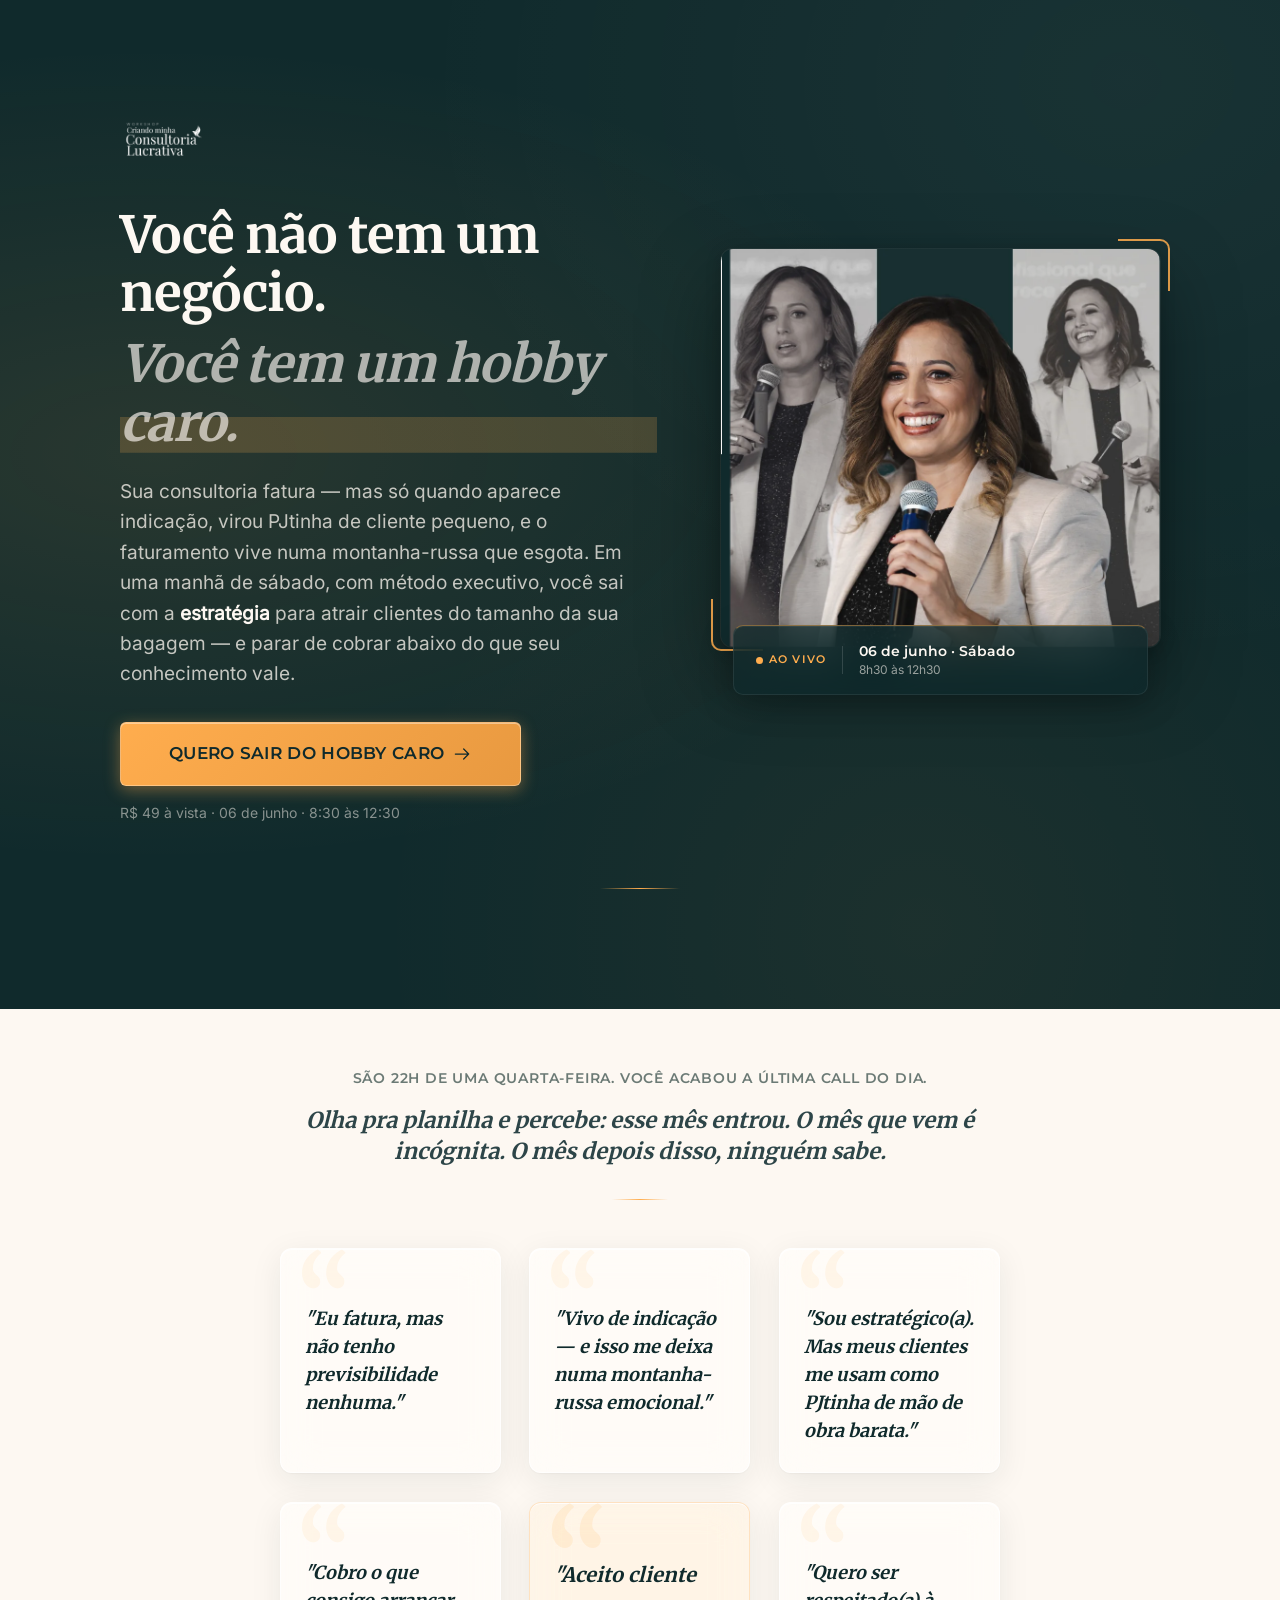
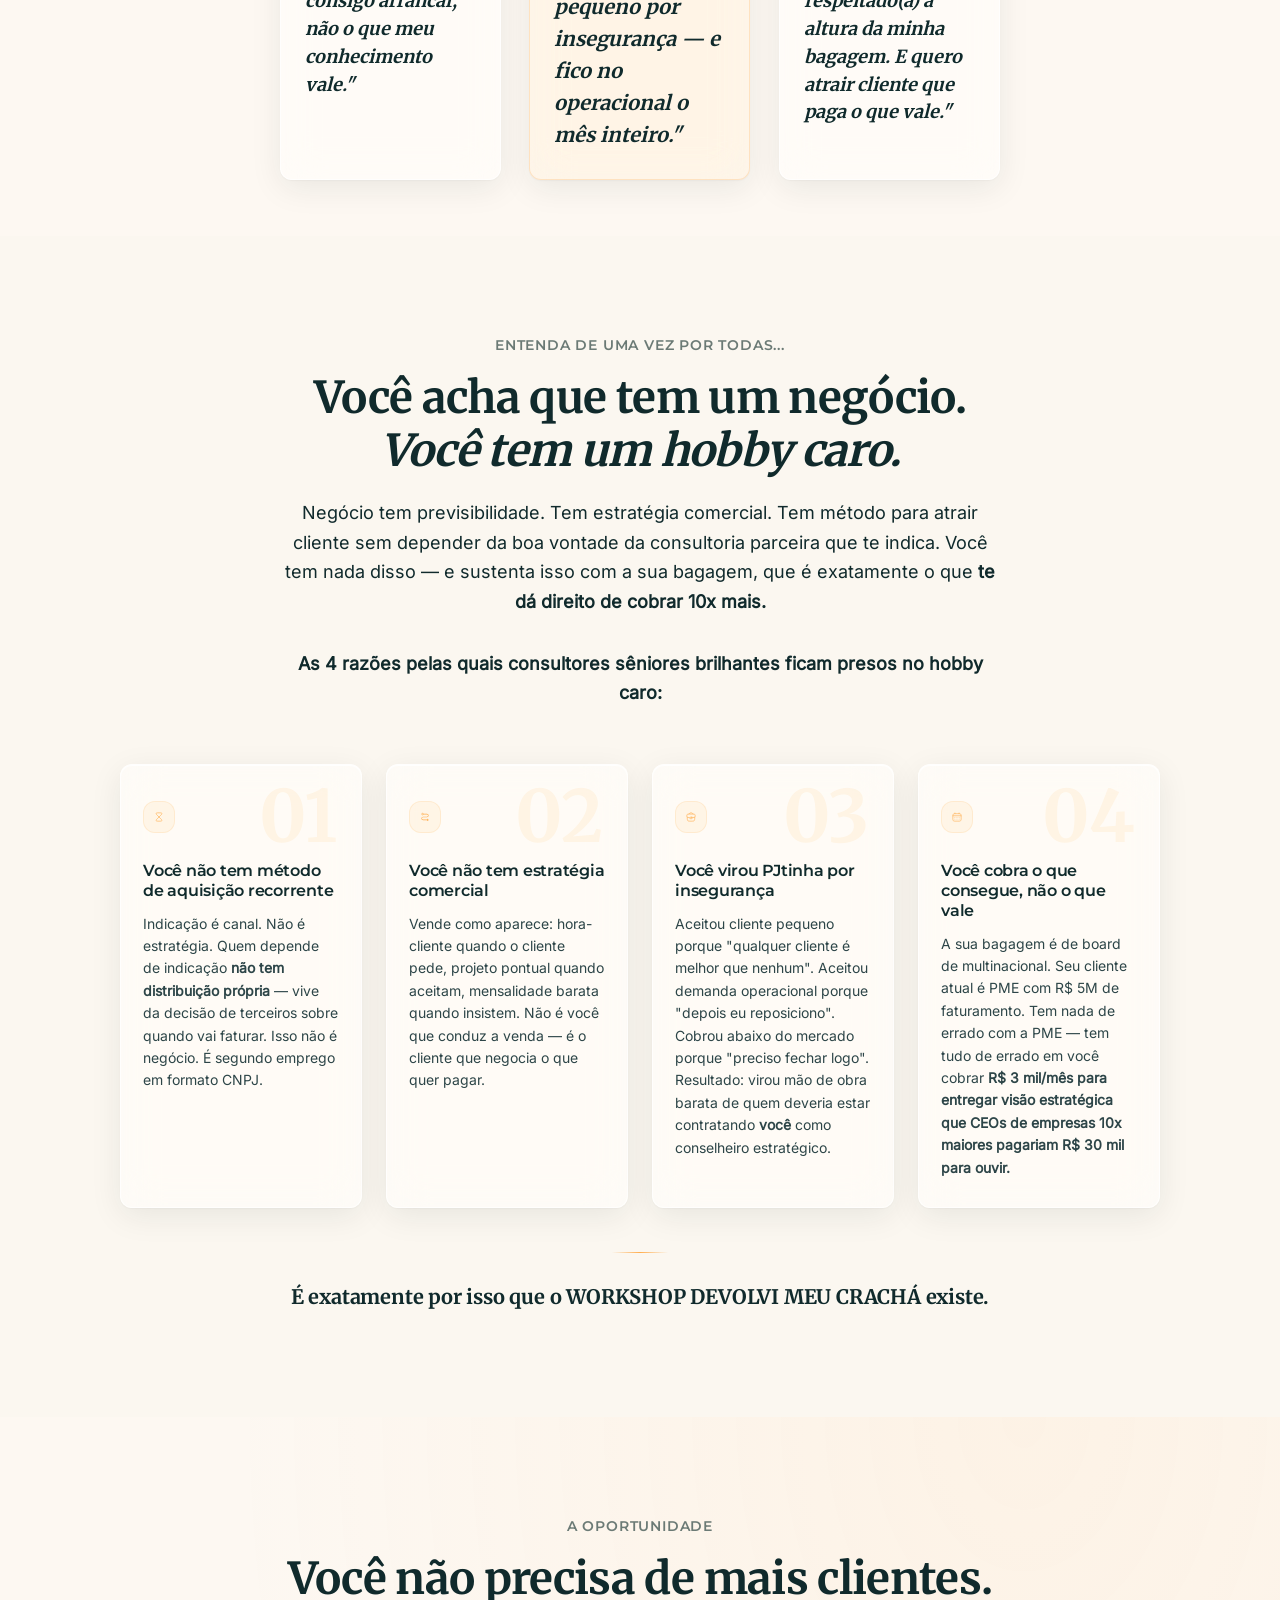
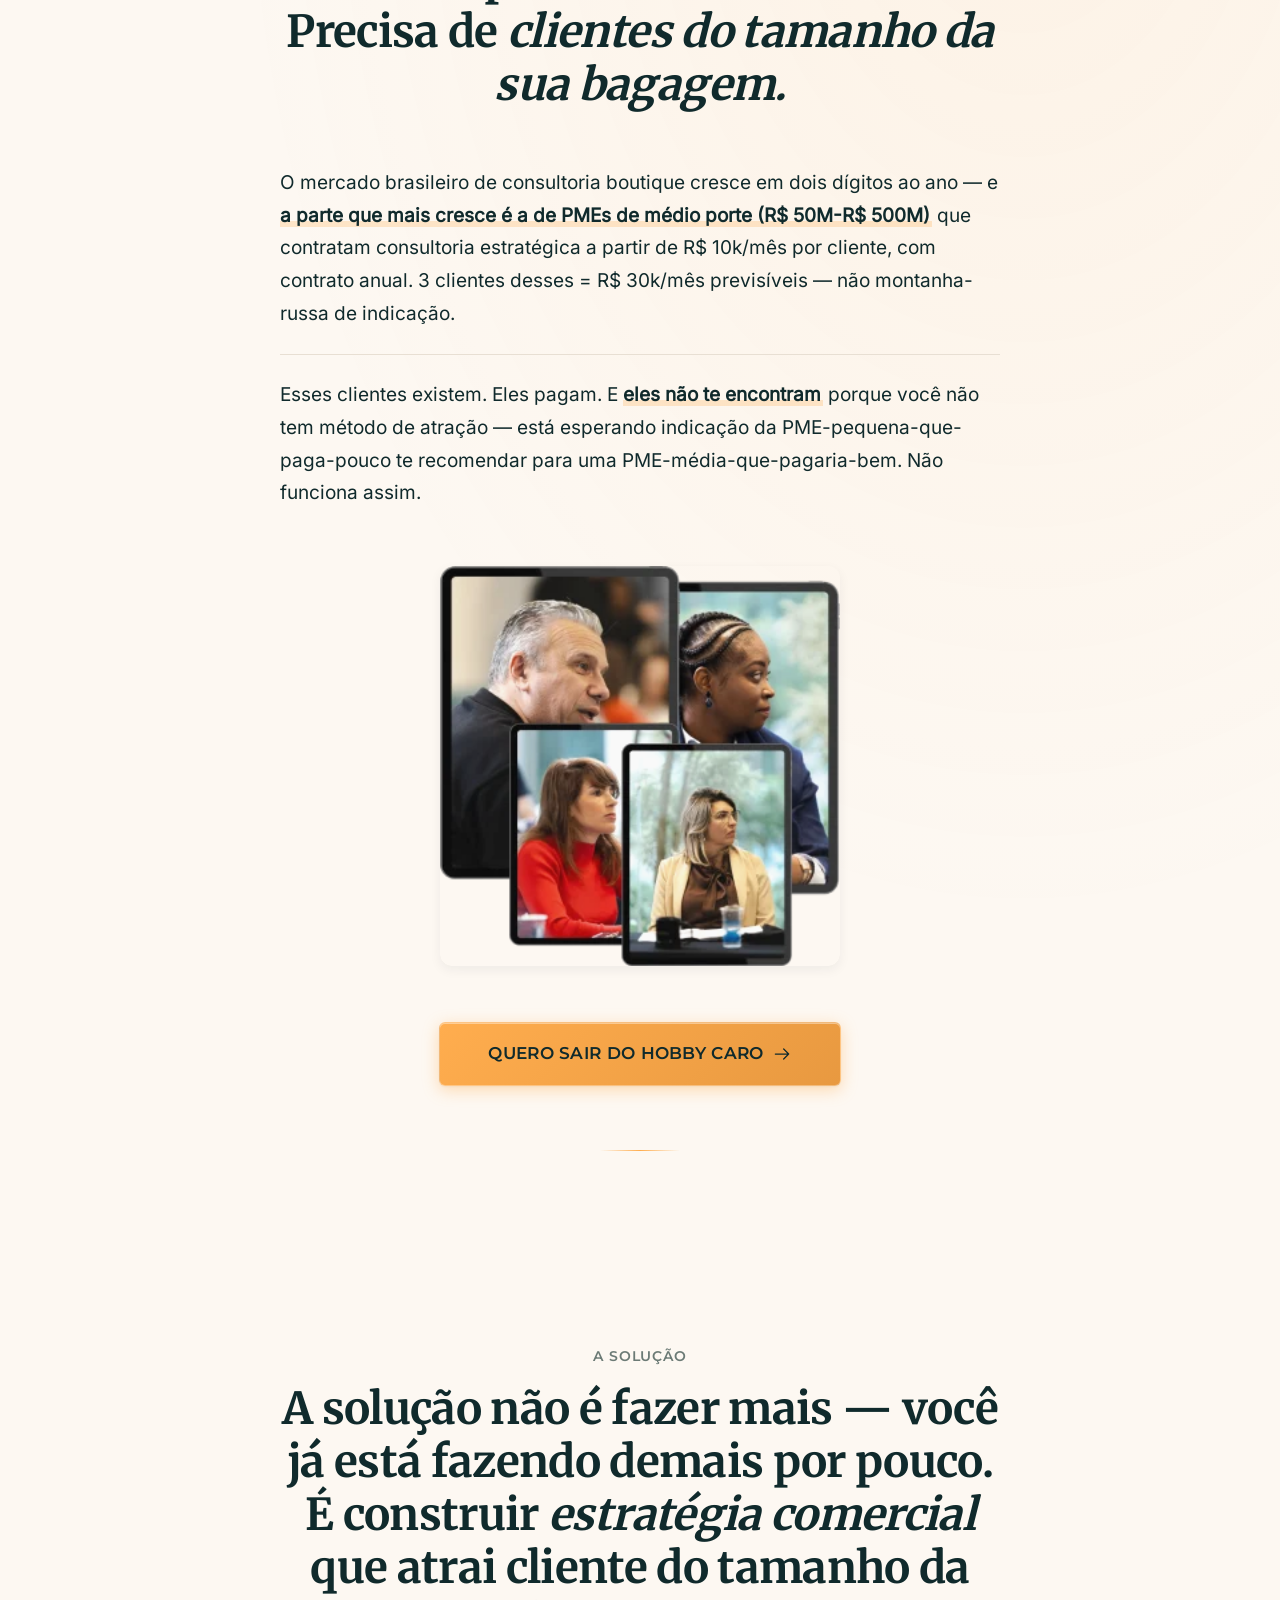
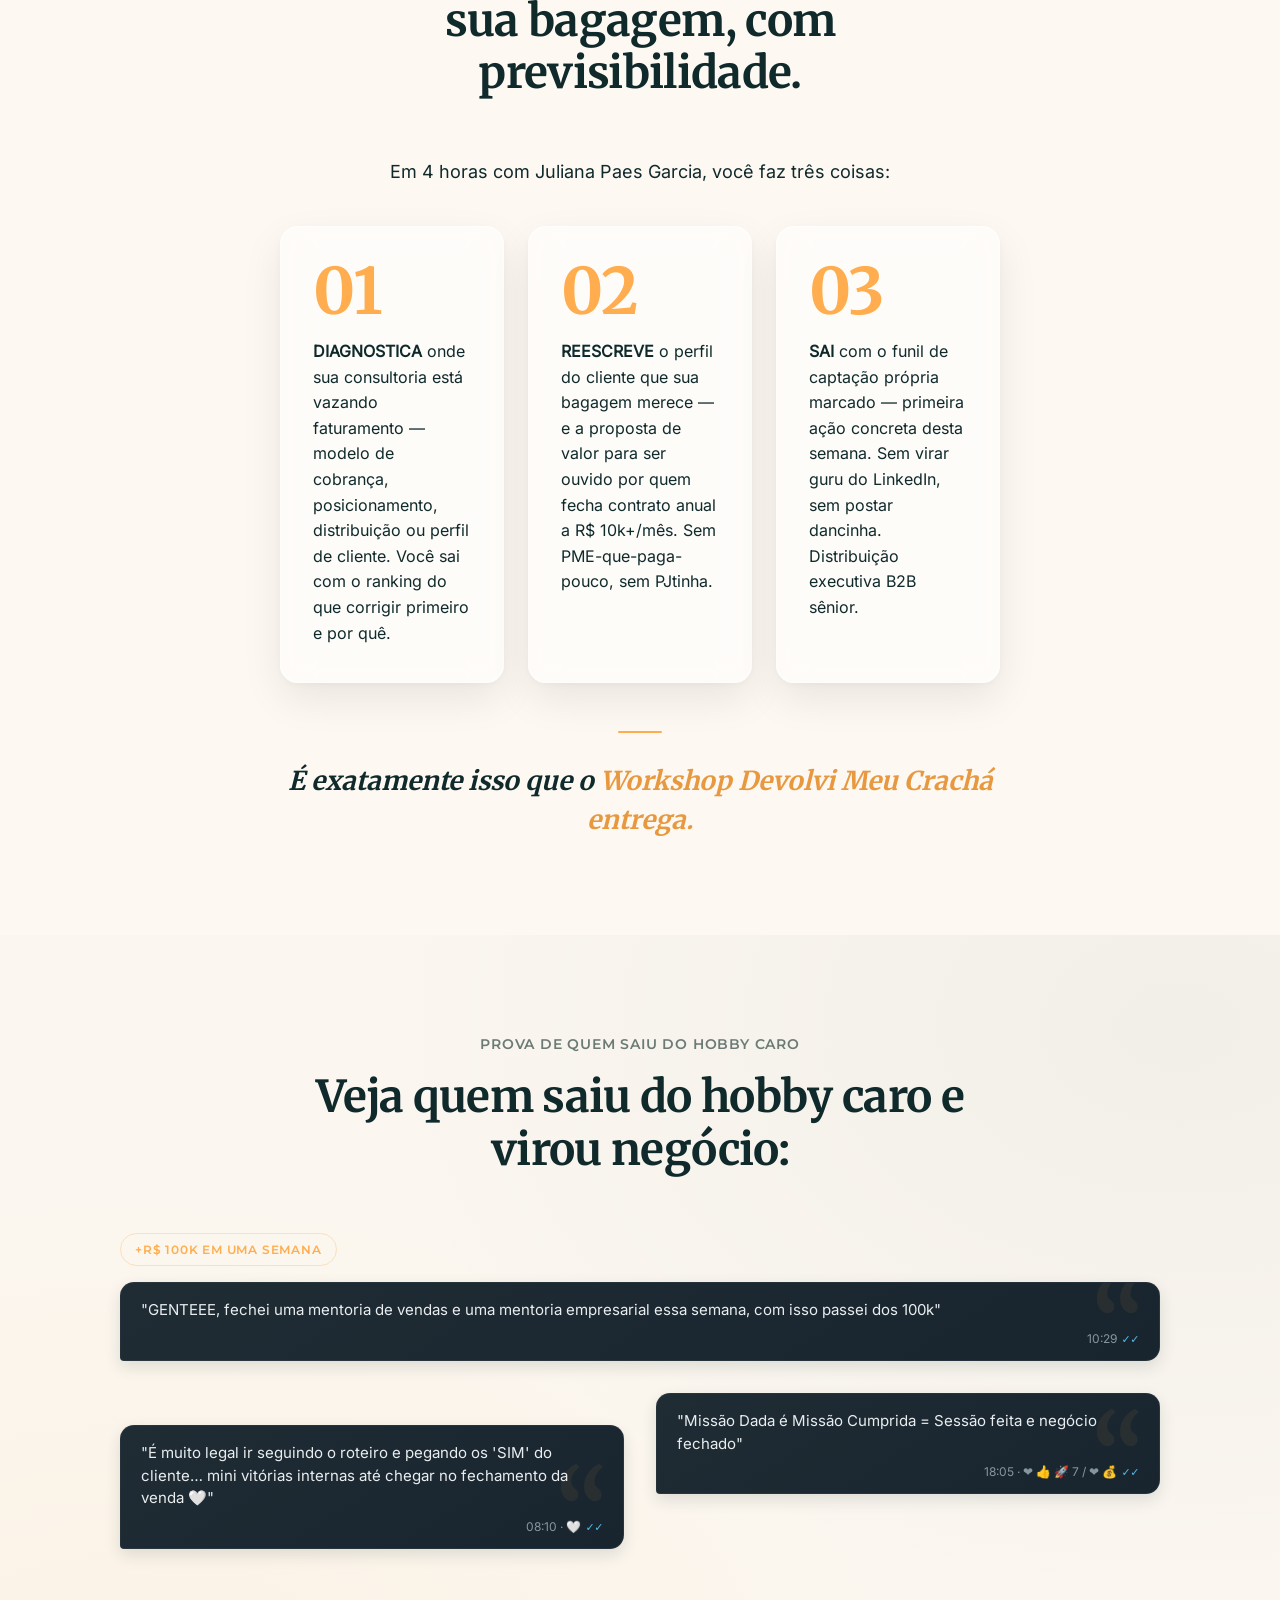
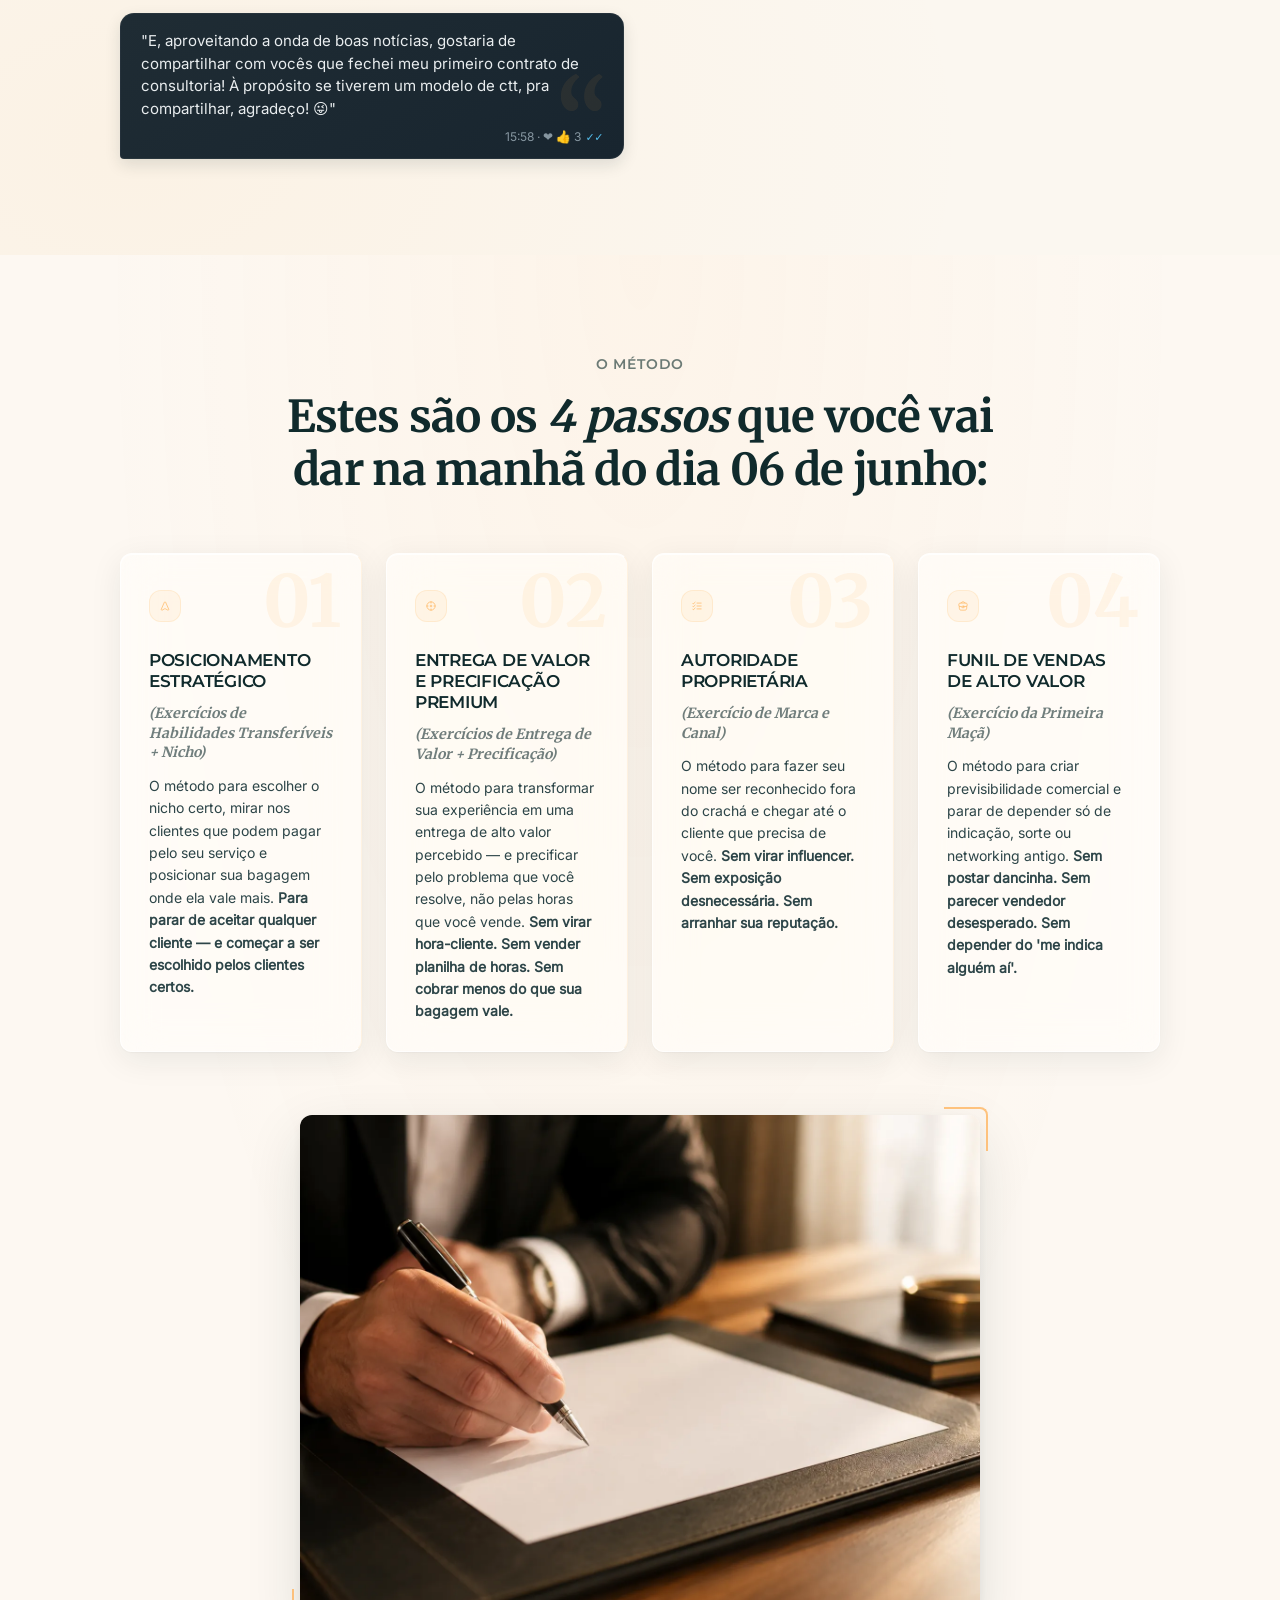
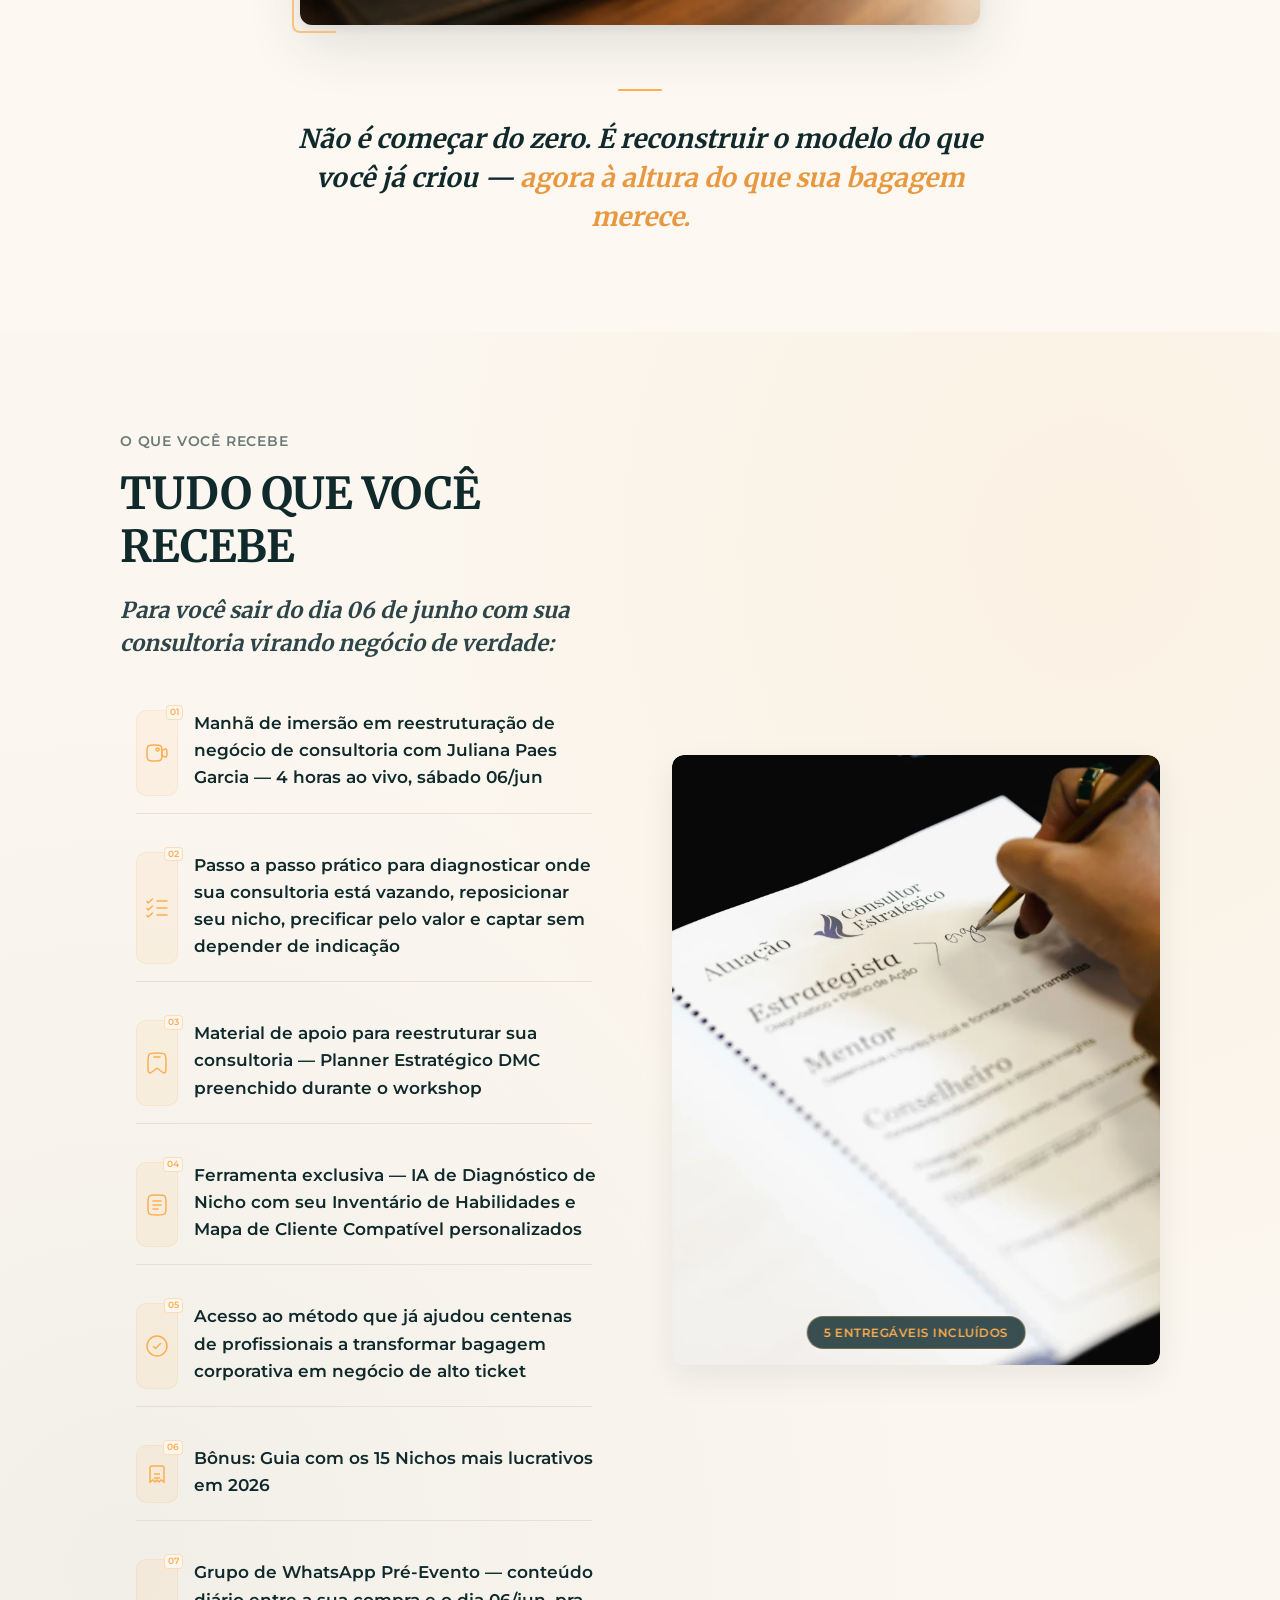
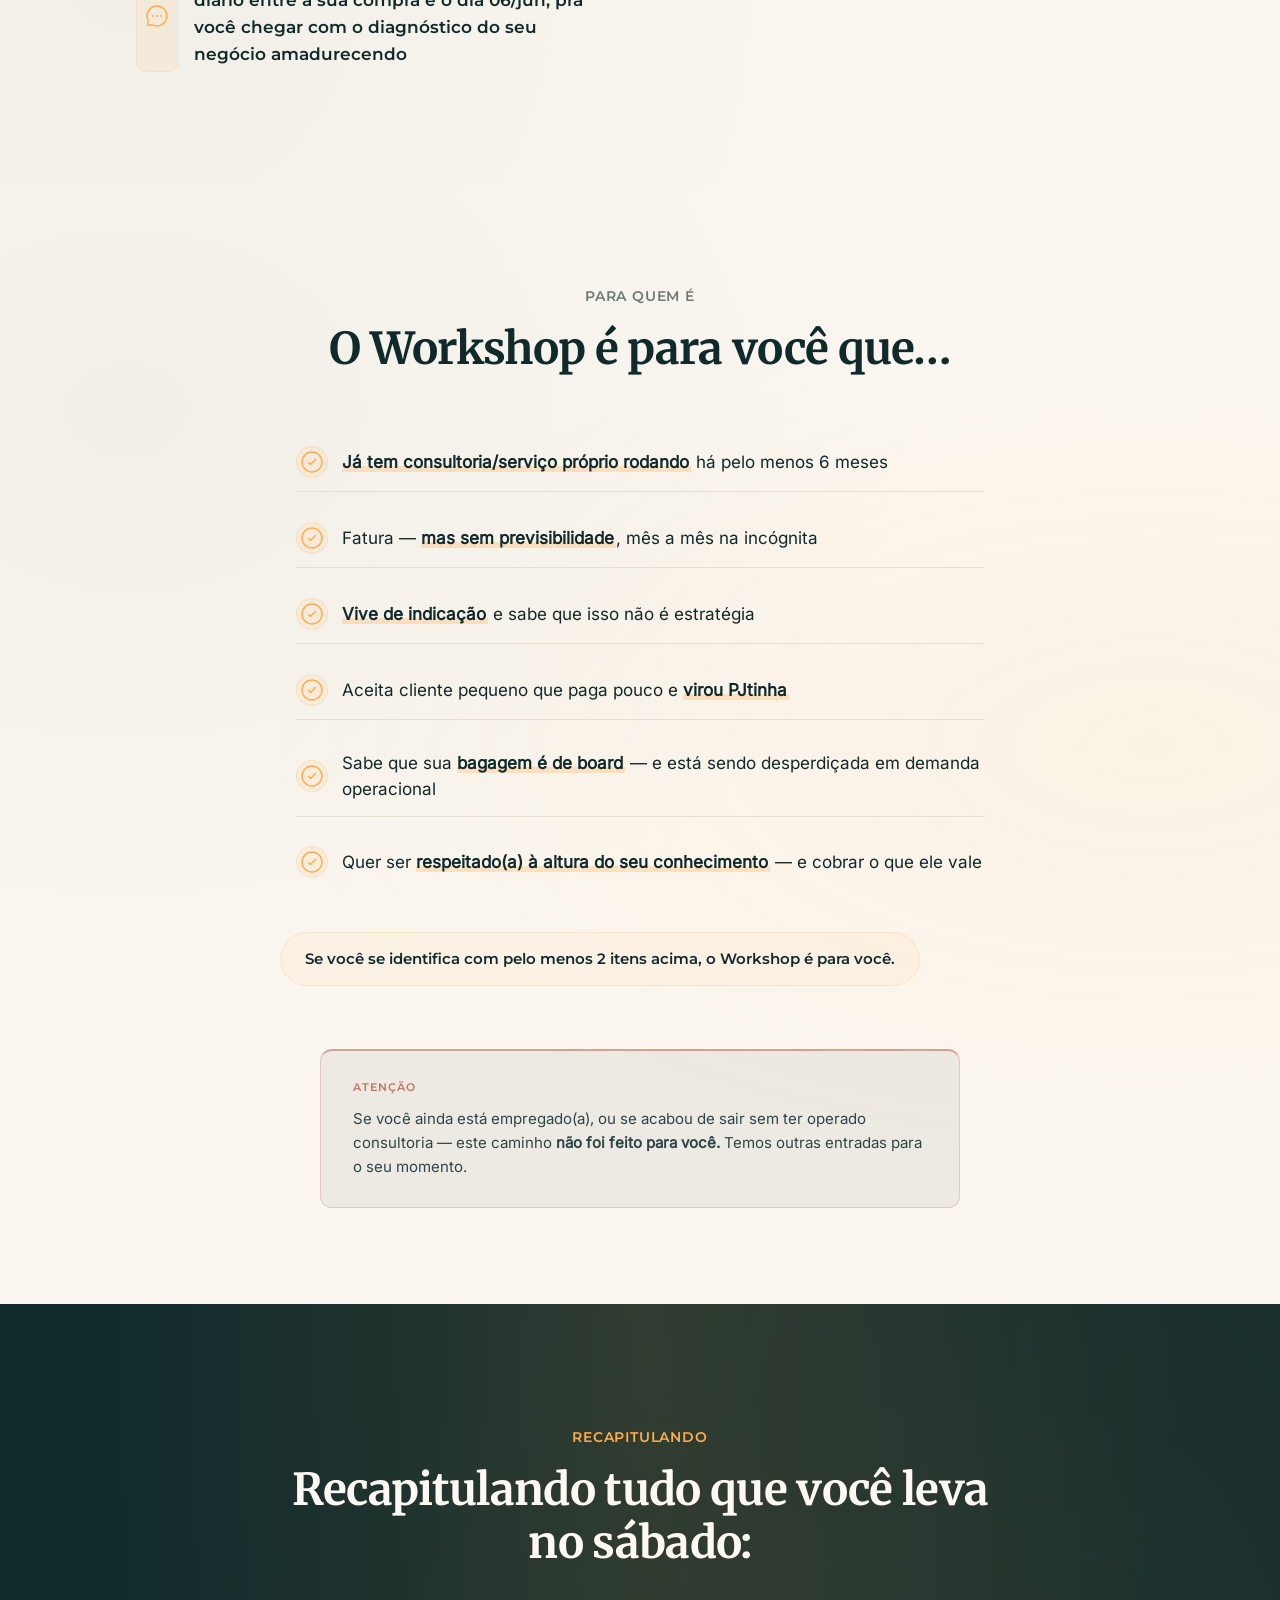
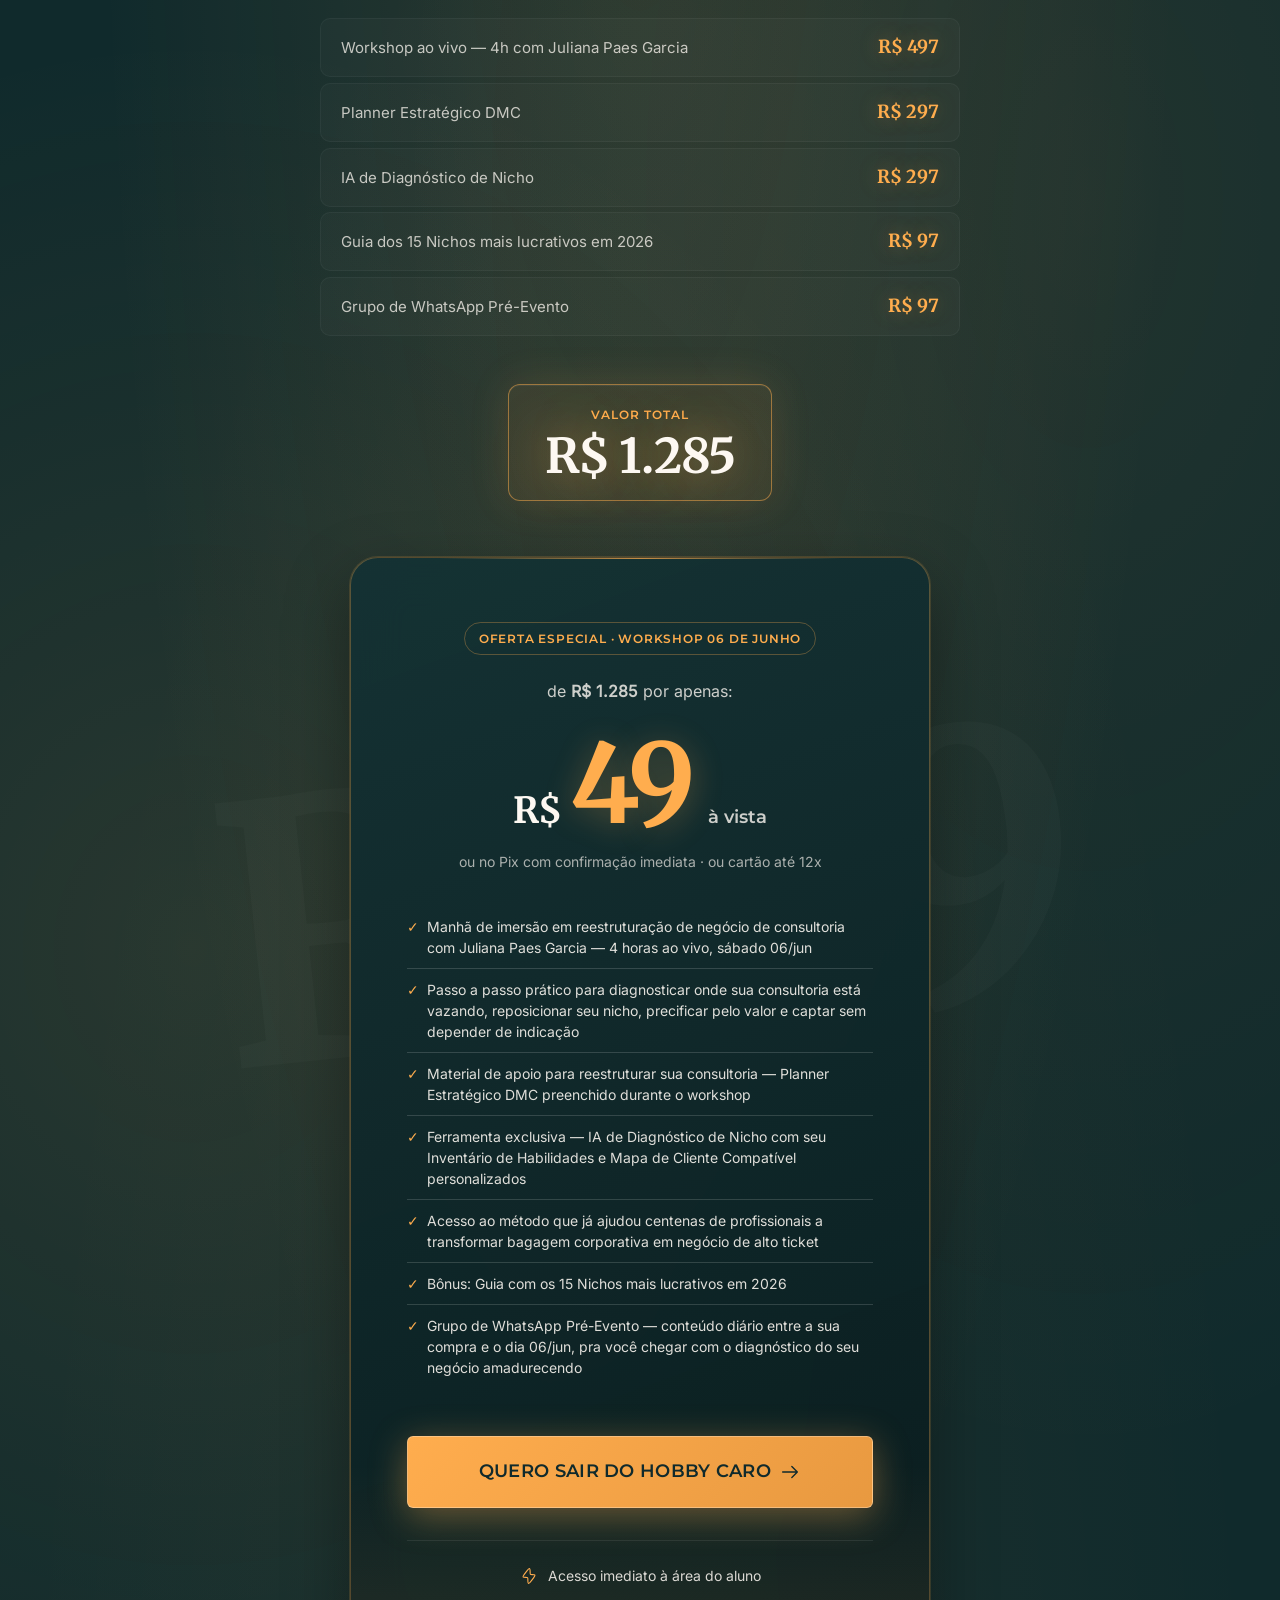
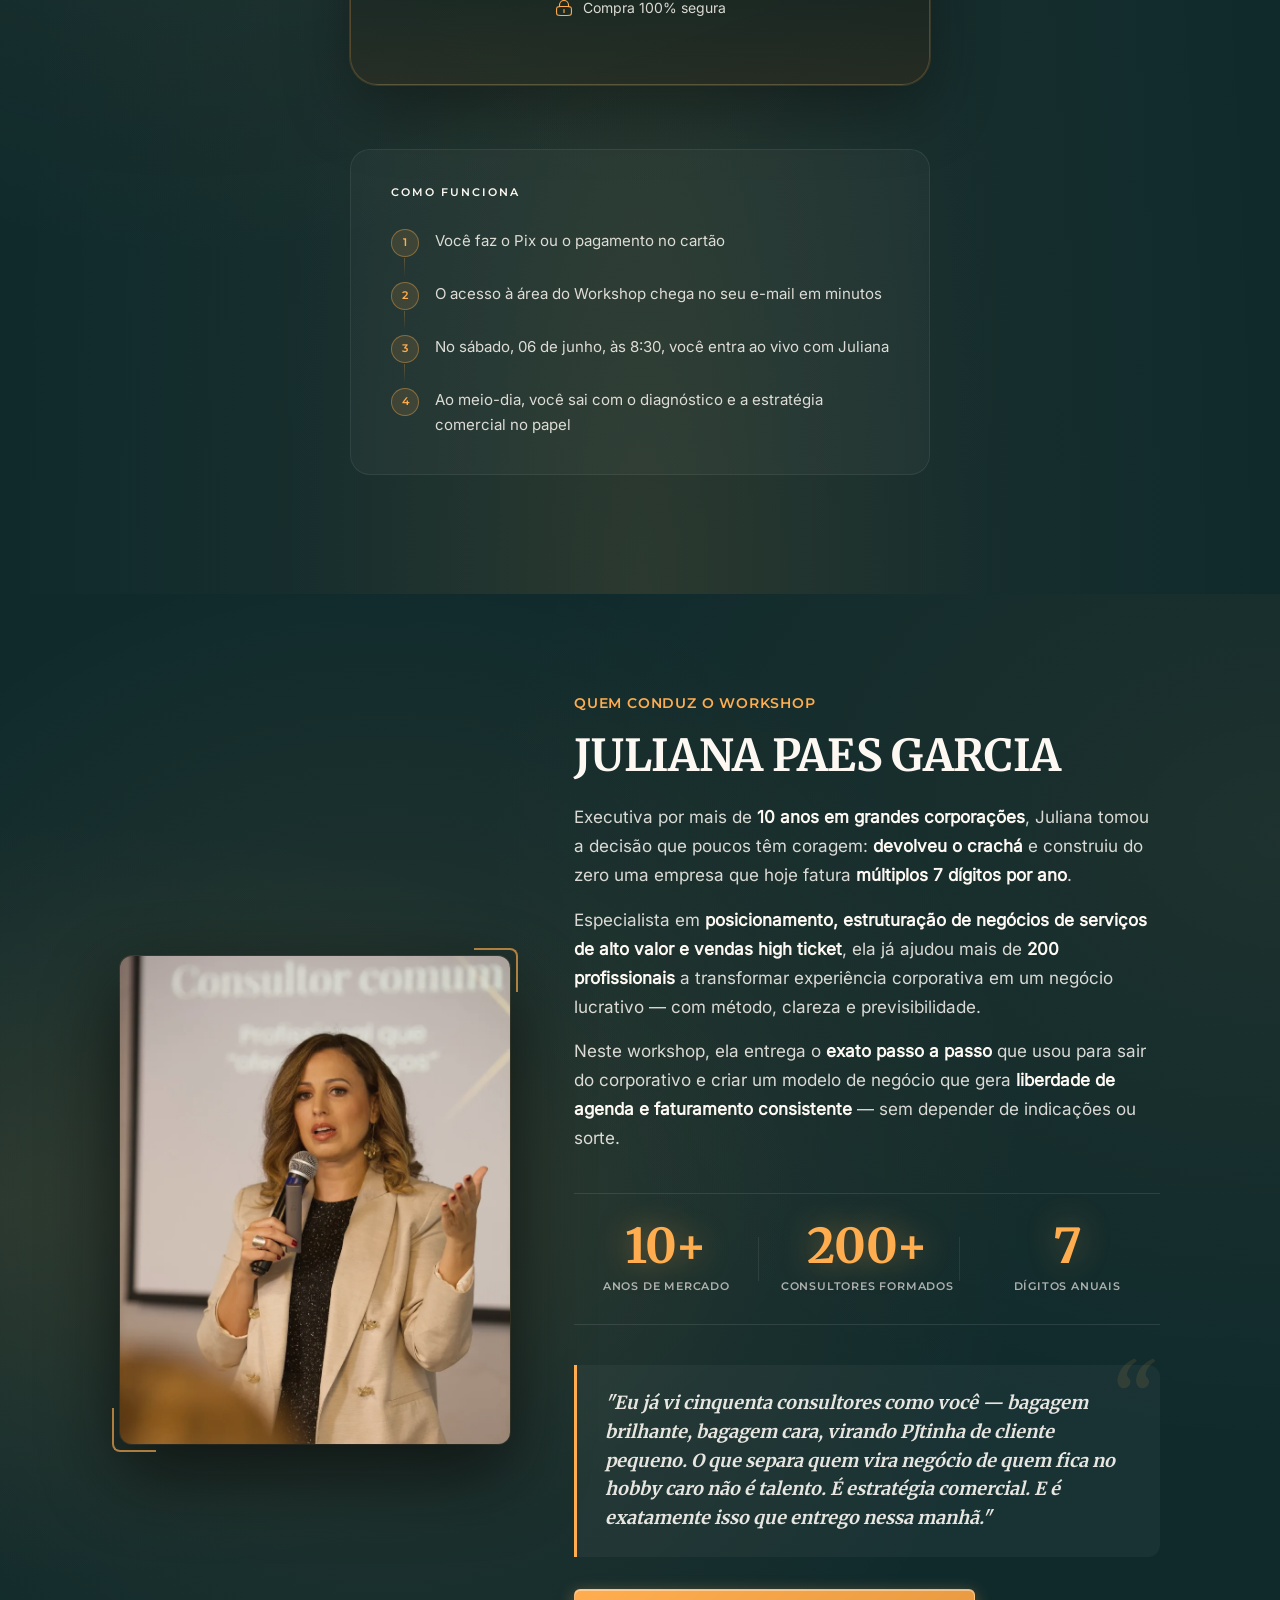
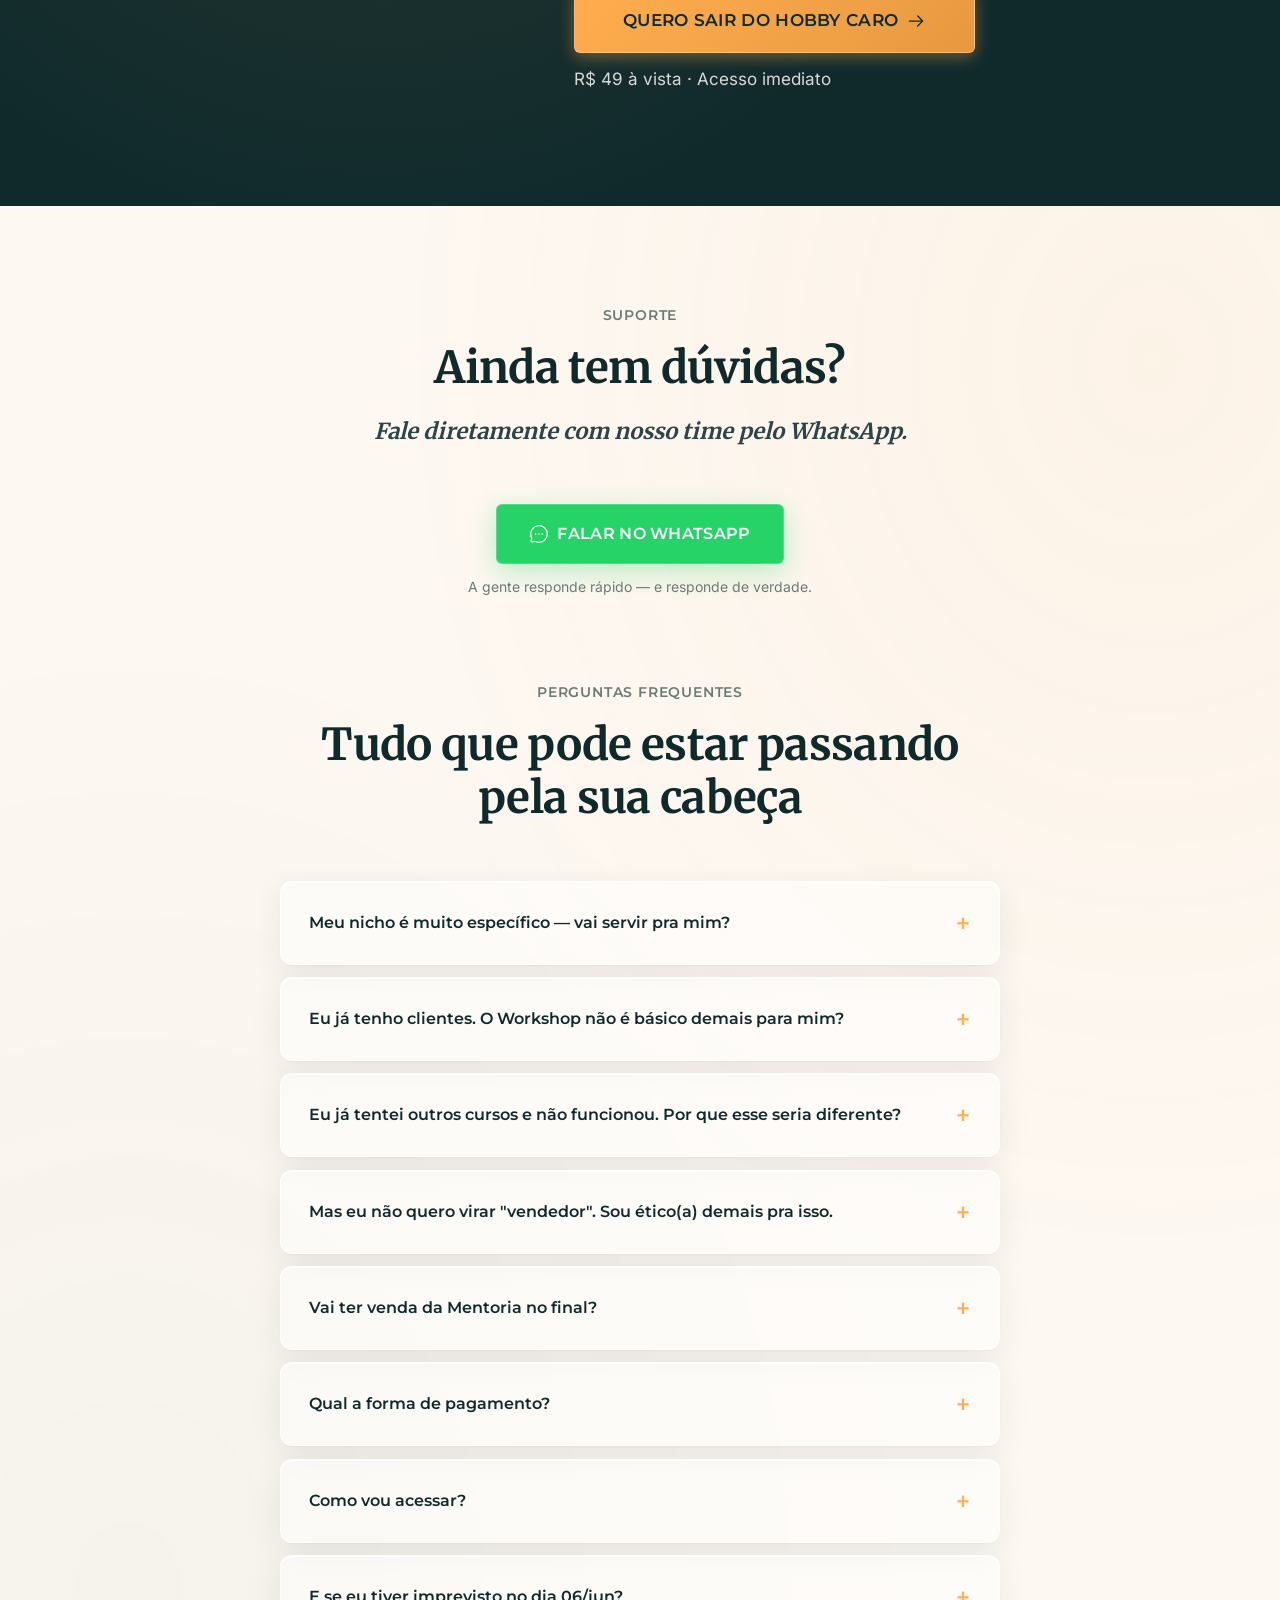
<file: index.html>
<!DOCTYPE html>
<html lang="pt-BR">
<head>
<!-- GTM desativado 23/05/2026 — branch perf/disable-gtm-preview — reverter: remover type="text/plain" -->
<!-- Google Tag Manager -->
<script type="text/plain">(function(w,d,s,l,i){w[l]=w[l]||[];w[l].push({'gtm.start':
new Date().getTime(),event:'gtm.js'});var f=d.getElementsByTagName(s)[0],
j=d.createElement(s),dl=l!='dataLayer'?'&l='+l:'';j.async=true;j.src=
'https://www.googletagmanager.com/gtm.js?id='+i+dl;f.parentNode.insertBefore(j,f);
})(window,document,'script','dataLayer','GTM-MZ9ZRFS8');</script>
<!-- End Google Tag Manager -->
  <meta charset="UTF-8" />
  <meta name="viewport" content="width=device-width, initial-scale=1.0, viewport-fit=cover" />
  <meta name="theme-color" content="#102A2C" />
  <meta name="robots" content="index, follow" />

  <title>Workshop Devolvi Meu Crachá — Saia do hobby caro e estruture seu negócio de consultoria</title>
  <meta name="description" content="Em uma manhã de sábado, com método executivo, você sai da consultoria-hobby (sem previsibilidade, ticket baixo, virou PJtinha) e estrutura o negócio que sua bagagem merece." />
  <link rel="canonical" href="https://workshop3.devolvimeucracha.com.br/" />

  <!-- Open Graph -->
  <meta property="og:title" content="Workshop Devolvi Meu Crachá — Saia do hobby caro e estruture seu negócio de consultoria" />
  <meta property="og:description" content="Em uma manhã de sábado, com método executivo, você sai da consultoria-hobby (sem previsibilidade, ticket baixo, virou PJtinha) e estrutura o negócio que sua bagagem merece." />
  <meta property="og:type" content="website" />
  <meta property="og:locale" content="pt_BR" />
  <meta property="og:url" content="https://workshop3.devolvimeucracha.com.br/" />
  <meta property="og:image" content="https://workshop3.devolvimeucracha.com.br/assets/og-image.png" />
  <meta property="og:image:width" content="1200" />
  <meta property="og:image:height" content="630" />

  <!-- Twitter Card -->
  <meta name="twitter:card" content="summary_large_image" />
  <meta name="twitter:title" content="Workshop Devolvi Meu Crachá — Saia do hobby caro e estruture seu negócio de consultoria" />
  <meta name="twitter:description" content="Em uma manhã de sábado, com método executivo, você sai da consultoria-hobby (sem previsibilidade, ticket baixo, virou PJtinha) e estrutura o negócio que sua bagagem merece." />
  <meta name="twitter:image" content="https://workshop3.devolvimeucracha.com.br/assets/og-image.png" />

  <!-- Favicon -->
  <link rel="icon" type="image/svg+xml" href="assets/favicon/favicon.svg" />
  <link rel="icon" type="image/png" sizes="96x96" href="assets/favicon/favicon-96x96.png" />
  <link rel="apple-touch-icon" sizes="180x180" href="assets/favicon/apple-touch-icon.png" />
  <link rel="manifest" href="assets/favicon/site.webmanifest" />
  <link rel="shortcut icon" href="assets/favicon/favicon.ico" />

  <!-- Fonts: self-hosted (eliminates Google Fonts 840ms render-blocking) -->
  <link rel="preload" href="/assets/fonts/merriweather-700.woff2" as="font" type="font/woff2" crossorigin />
  <link rel="preload" href="/assets/fonts/inter-400.woff2" as="font" type="font/woff2" crossorigin />
  <link rel="preload" href="/assets/fonts/montserrat-600.woff2" as="font" type="font/woff2" crossorigin />

  <!-- LCP preload — responsivo mobile/desktop -->
  <link rel="preload" as="image"
        href="assets/mentora-hero.webp"
        imagesrcset="assets/mentora-hero-mobile.webp 768w, assets/mentora-hero.webp 1920w"
        imagesizes="(max-width: 768px) 100vw, 924px"
        fetchpriority="high" />

  <!-- Progressive enhancement: mark JS available before first paint -->
  <script>document.documentElement.classList.add('js-enabled')</script>

  <!-- Critical CSS: font-face + above-fold layout to prevent FOUC on async CSS load -->
  <style>
    @font-face{font-family:'Merriweather';font-style:normal;font-weight:700;font-display:optional;src:url('/assets/fonts/merriweather-700.woff2') format('woff2')}
    @font-face{font-family:'Inter';font-style:normal;font-weight:400;font-display:optional;src:url('/assets/fonts/inter-400.woff2') format('woff2')}
    @font-face{font-family:'Montserrat';font-style:normal;font-weight:600;font-display:optional;src:url('/assets/fonts/montserrat-600.woff2') format('woff2')}
    :root{--color-bg-base:#FDF8F2;--color-primary:#102A2C;--color-accent:#FFAD4E;--color-text-primary:#102A2C;--color-text-on-dark:#FDF8F2;--font-heading:'Merriweather',Georgia,serif;--font-subheading:'Montserrat',system-ui,sans-serif;--font-body:'Inter',system-ui,sans-serif;--container-max:1200px;--padding-x-mobile:24px;--padding-x-tablet:48px;--padding-x-desktop:80px;--section-py-mobile:64px;--section-py-desktop:96px;--section-py-hero:120px;--radius-card:12px;--shadow-lg:0 12px 32px rgba(16,42,44,.08)}
    *,*::before,*::after{box-sizing:border-box}
    html{scroll-behavior:smooth;-webkit-text-size-adjust:100%}
    body{margin:0;font-family:var(--font-body);font-size:16px;line-height:1.6;color:var(--color-text-primary);background-color:var(--color-bg-base);position:relative;-webkit-font-smoothing:antialiased;overflow-x:hidden}
    body::before{content:'';position:fixed;inset:0;background:radial-gradient(ellipse at top left,rgba(255,173,78,.06) 0%,transparent 60%),radial-gradient(ellipse at bottom right,rgba(16,42,44,.04) 0%,transparent 70%);pointer-events:none;z-index:0}
    body::after{content:'';position:fixed;inset:0;opacity:.04;pointer-events:none;z-index:1}
    main,section,header,footer{position:relative;z-index:2}
    img{max-width:100%;height:auto;display:block}a{color:inherit;text-decoration:none}button{font-family:inherit;cursor:pointer}ul{padding:0;margin:0;list-style:none}
    h1,h2,h3,h4,h5,h6{font-family:var(--font-heading);font-weight:700;color:var(--color-text-primary);margin:0;letter-spacing:-.015em}
    h1{font-size:clamp(32px,8vw,40px);line-height:1.15}h2{font-size:clamp(24px,6vw,32px);line-height:1.2}
    p{margin:0 0 1em}p:last-child{margin-bottom:0}em{font-style:italic;font-weight:300;font-family:var(--font-heading)}strong{font-weight:700}
    .container{width:100%;max-width:var(--container-max);margin:0 auto;padding:0 var(--padding-x-mobile)}
    @media(min-width:768px){.container{padding:0 var(--padding-x-tablet)}}
    @media(min-width:1024px){.container{padding:0 var(--padding-x-desktop)}}
    .section{padding-top:var(--section-py-mobile);padding-bottom:var(--section-py-mobile)}
    @media(min-width:1024px){.section{padding-top:var(--section-py-desktop);padding-bottom:var(--section-py-desktop)}}
    .section--hero{padding-top:clamp(80px,12vw,var(--section-py-hero));padding-bottom:clamp(64px,10vw,var(--section-py-hero));overflow:hidden;background-color:var(--color-primary);background-image:radial-gradient(ellipse at 12% 45%,rgba(255,173,78,.10) 0%,transparent 52%),radial-gradient(ellipse at 88% 8%,rgba(253,248,242,.04) 0%,transparent 45%),radial-gradient(ellipse at 72% 92%,rgba(255,173,78,.05) 0%,transparent 42%)}
    .hero__grid{display:grid;grid-template-columns:1fr;gap:48px;align-items:center}
    @media(min-width:1024px){.hero__grid{grid-template-columns:55fr 45fr;gap:64px}}
    .hero__copy{color:var(--color-text-on-dark)}
    .hero__title{font-size:clamp(32px,6vw,48px);line-height:1.15;margin-bottom:24px;color:var(--color-text-on-dark)}
    .hero__title em{font-style:italic;font-weight:300;color:rgba(253,248,242,.65)}
    .hero__title-emphasis{display:block;margin-top:12px;color:var(--color-text-on-dark);background-image:linear-gradient(transparent 70%,rgba(255,173,78,.20) 70%);background-position:0 100%;background-repeat:no-repeat;padding-right:4px}
    .hero__subtitle{font-size:19px;line-height:1.6;color:rgba(253,248,242,.75);margin-bottom:32px;max-width:560px}
    .hero__subtitle strong{color:var(--color-text-on-dark)}.hero__cta-row{display:flex;flex-wrap:wrap;align-items:center;gap:16px 24px}.hero__cta-meta{font-size:14px;color:rgba(253,248,242,.50)}
    .hero__visual{display:flex;justify-content:center;align-items:flex-start;position:relative}
    .hero__image-frame{position:relative;width:100%;padding-bottom:48px}.hero__image-wrap{width:100%;border-radius:var(--radius-card);overflow:hidden;aspect-ratio:4/5}.hero__image-wrap img{width:100%;height:100%;object-fit:cover}
    .hero__logo{display:inline-block;background:transparent;padding:0;margin-bottom:36px}.hero__logo img{height:42px;width:auto;display:block}
    .fade-in{opacity:0;transform:translateY(24px);transition:opacity .7s ease,transform .7s ease}.is-visible{opacity:1;transform:translateY(0)}
  </style>

  <!-- Styles: async load eliminates render-blocking (saves ~2,900 ms on mobile) -->
  <link rel="preload" href="css/styles.min.css?v=20260520" as="style" onload="this.onload=null;this.rel='stylesheet'">
  <noscript><link rel="stylesheet" href="css/styles.min.css?v=20260520"></noscript>

  <style>
    /* --- Solution cards glassmorphism --- */
    .solution-cards{display:grid;grid-template-columns:1fr;gap:16px;text-align:left;margin-top:40px}
    @media(min-width:768px){.solution-cards{grid-template-columns:repeat(3,1fr);gap:24px}}
    .solution-card{background:rgba(255,255,255,.55);backdrop-filter:blur(16px);-webkit-backdrop-filter:blur(16px);border:1px solid rgba(255,255,255,.6);border-radius:18px;box-shadow:0 2px 8px rgba(0,0,0,.04),0 16px 40px rgba(0,0,0,.08);padding:32px 32px 36px;transition:transform 280ms ease-out,box-shadow 280ms ease-out}
    @media(hover:hover){.solution-card:hover{transform:translateY(-4px);box-shadow:0 4px 16px rgba(0,0,0,.08),0 24px 56px rgba(0,0,0,.12)}}
    .solution-card__number{display:block;font-family:var(--font-heading);font-size:clamp(48px,6vw,64px);font-weight:700;color:var(--color-accent);line-height:1;margin-bottom:16px}
    .solution-card p{font-size:16px;line-height:1.6;color:var(--color-text-primary);margin:0}
    /* --- Step card subtitle --- */
    .step-card__subtitle{display:block;font-family:var(--font-heading);font-style:italic;font-weight:300;font-size:14px;color:rgba(16,42,44,.6);margin-top:4px;margin-bottom:12px;line-height:1.4}
    /* --- Offer card deliverables list --- */
    .offer-card__deliverables{list-style:none;padding:0;margin:24px 0;text-align:left}
    .offer-card__deliverables li{padding:10px 0;border-bottom:1px solid rgba(255,255,255,.15);font-size:14px;line-height:1.5;color:rgba(253,248,242,.88);padding-left:20px;position:relative}
    .offer-card__deliverables li::before{content:'✓';position:absolute;left:0;color:var(--color-accent);font-weight:700}
    .offer-card__deliverables li:last-child{border-bottom:none}
  </style>
</head>
<body>
<!-- GTM noscript removido 23/05/2026 — branch perf/disable-gtm-preview -->

  <main>

    <!-- =========================================================== -->
    <!-- DOBRA 1 — HERO                                               -->
    <!-- =========================================================== -->
    <section class="section section--hero" id="hero">
      <div class="container hero__grid">
        <div class="hero__copy">
          <div class="hero__logo">
            <img src="assets/logo.webp"
                 srcset="assets/logo.webp 1x, assets/logo@2x.webp 2x"
                 alt="Devolvi Meu Crachá"
                 width="100" height="46" />
          </div>
          <h1 class="hero__title">
            Você não tem um negócio.
            <span class="hero__title-emphasis"><em>Você tem um hobby caro.</em></span>
          </h1>
          <p class="hero__subtitle">
            Sua consultoria fatura — mas só quando aparece indicação, virou PJtinha de cliente pequeno, e o faturamento vive numa montanha-russa que esgota. Em uma manhã de sábado, com método executivo, você sai com a <strong>estratégia</strong> para atrair clientes do tamanho da sua bagagem — e parar de cobrar abaixo do que seu conhecimento vale.
          </p>
          <div class="hero__cta-row">
            <a href="#oferta" class="cta-primary">
              QUERO SAIR DO HOBBY CARO
              <svg xmlns="http://www.w3.org/2000/svg" width="20" height="20" viewBox="0 0 24 24" aria-hidden="true" style="vertical-align:middle;flex-shrink:0"><path fill="none" stroke="currentColor" stroke-linecap="round" stroke-linejoin="round" stroke-width="1.5" d="M4 12h16m0 0l-6-6m6 6l-6 6"/></svg>
            </a>
            <span class="hero__cta-meta">R$ 49 à vista · 06 de junho · 8:30 às 12:30</span>
          </div>
        </div>

        <div class="hero__visual">
          <div class="hero__image-frame">
            <div class="hero__image-wrap img-treated">
              <picture>
                <source
                  media="(max-width: 768px)"
                  srcset="assets/mentora-hero-mobile.webp" />
                <img
                  src="assets/mentora-hero.webp"
                  alt="Juliana Paes Garcia — criadora do método Devolvi Meu Crachá"
                  width="924" height="837"
                  loading="eager"
                  fetchpriority="high" />
              </picture>
            </div>
            <div class="hero__event-card">
              <span class="hero__event-live">
                <span class="hero__event-dot" aria-hidden="true"></span>
                Ao vivo
              </span>
              <span class="hero__event-divider" aria-hidden="true"></span>
              <div class="hero__event-detail">
                <span class="hero__event-date">06 de junho · Sábado</span>
                <span class="hero__event-time">8h30 às 12h30</span>
              </div>
            </div>
          </div>
        </div>
      </div>

      <div class="divider-gold" aria-hidden="true"></div>
    </section>

    <!-- =========================================================== -->
    <!-- DOBRA 2 — IDENTIFICAÇÃO DA DOR (Vozes da cabeça)             -->
    <!-- =========================================================== -->
    <section class="section section--narrow" id="identificacao">
      <div class="container container--narrow">
        <div class="text-center fade-in">
          <span class="eyebrow">São 22h de uma quarta-feira. Você acabou a última call do dia.</span>
          <p class="lead-italic">Olha pra planilha e percebe: esse mês entrou. O mês que vem é incógnita. O mês depois disso, ninguém sabe.</p>
        </div>

        <div class="voices-grid stagger">
          <blockquote class="card voice-card fade-in">
            <p>"Eu fatura, mas não tenho previsibilidade nenhuma."</p>
          </blockquote>
          <blockquote class="card voice-card fade-in">
            <p>"Vivo de indicação — e isso me deixa numa montanha-russa emocional."</p>
          </blockquote>
          <blockquote class="card voice-card fade-in">
            <p>"Sou estratégico(a). Mas meus clientes me usam como PJtinha de mão de obra barata."</p>
          </blockquote>
          <blockquote class="card voice-card fade-in">
            <p>"Cobro o que consigo arrancar, não o que meu conhecimento vale."</p>
          </blockquote>
          <blockquote class="card voice-card voice-card--featured fade-in">
            <p>"Aceito cliente pequeno por insegurança — e fico no operacional o mês inteiro."</p>
          </blockquote>
          <blockquote class="card voice-card fade-in">
            <p>"Quero ser respeitado(a) à altura da minha bagagem. E quero atrair cliente que paga o que vale."</p>
          </blockquote>
        </div>
      </div>
    </section>

    <!-- =========================================================== -->
    <!-- DOBRA 3 — DIAGNÓSTICO (4 Razões — "hobby caro")              -->
    <!-- =========================================================== -->
    <section class="section section--warm" id="diagnostico">
      <div class="container">
        <header class="section-header text-center fade-in">
          <span class="eyebrow">ENTENDA DE UMA VEZ POR TODAS...</span>
          <h2 class="section-title">Você acha que tem um negócio. <em>Você tem um hobby caro.</em></h2>
          <p class="section-body">
            Negócio tem previsibilidade. Tem estratégia comercial. Tem método para atrair cliente sem depender da boa vontade da consultoria parceira que te indica. Você tem nada disso — e sustenta isso com a sua bagagem, que é exatamente o que <strong>te dá direito de cobrar 10x mais.</strong>
          </p>
          <p class="section-body section-body--strong">
            As 4 razões pelas quais consultores sêniores brilhantes ficam presos no hobby caro:
          </p>
        </header>

        <div class="trap-grid stagger">
          <article class="card trap-card fade-in">
            <span class="trap-card__number">01</span>
            <svg class="trap-card__icon" xmlns="http://www.w3.org/2000/svg" width="32" height="32" viewBox="0 0 24 24" aria-hidden="true"><path fill="none" stroke="currentColor" stroke-width="1.5" d="m12 12l-2.958 2.929c-2.922 2.894-4.383 4.341-3.974 5.59q.052.16.13.312C5.8 22 7.867 22 12 22s6.2 0 6.802-1.17q.078-.15.13-.311c.41-1.249-1.052-2.696-3.974-5.59zm0 0l2.958-2.929c2.922-2.894 4.383-4.341 3.974-5.59a2 2 0 0 0-.13-.312C18.2 2 16.133 2 12 2S5.8 2 5.198 3.17q-.078.15-.13.311c-.41 1.249 1.052 2.696 3.974 5.59z"/></svg>
            <h3 class="trap-card__title">Você não tem método de aquisição recorrente</h3>
            <p>Indicação é canal. Não é estratégia. Quem depende de indicação <strong>não tem distribuição própria</strong> — vive da decisão de terceiros sobre quando vai faturar. Isso não é negócio. É segundo emprego em formato CNPJ.</p>
          </article>

          <article class="card trap-card fade-in">
            <span class="trap-card__number">02</span>
            <svg class="trap-card__icon" xmlns="http://www.w3.org/2000/svg" width="32" height="32" viewBox="0 0 24 24" aria-hidden="true"><g fill="none"><path fill="currentColor" d="m20 19l.53.53a.75.75 0 0 0 0-1.06zM8 4.25a.75.75 0 0 0 0 1.5zm10.53 12.22a.75.75 0 1 0-1.06 1.06zm-1.06 4a.75.75 0 1 0 1.06 1.06zM20 18.25H7.5v1.5H20zm-12.5-5.5h9v-1.5h-9zm9-8.5H8v1.5h8.5zm4.03 14.22l-2-2l-1.06 1.06l2 2zm-1.06 0l-2 2l1.06 1.06l2-2zm1.28-9.97a4.25 4.25 0 0 0-4.25-4.25v1.5a2.75 2.75 0 0 1 2.75 2.75zm-4.25 4.25a4.25 4.25 0 0 0 4.25-4.25h-1.5a2.75 2.75 0 0 1-2.75 2.75zM4.75 15.5a2.75 2.75 0 0 1 2.75-2.75v-1.5a4.25 4.25 0 0 0-4.25 4.25zm2.75 2.75a2.75 2.75 0 0 1-2.75-2.75h-1.5a4.25 4.25 0 0 0 4.25 4.25z"/><circle cx="6" cy="5" r="2" stroke="currentColor" stroke-width="1.5"/></g></svg>
            <h3 class="trap-card__title">Você não tem estratégia comercial</h3>
            <p>Vende como aparece: hora-cliente quando o cliente pede, projeto pontual quando aceitam, mensalidade barata quando insistem. Não é você que conduz a venda — é o cliente que negocia o que quer pagar.</p>
          </article>

          <article class="card trap-card fade-in">
            <span class="trap-card__number">03</span>
            <svg class="trap-card__icon" xmlns="http://www.w3.org/2000/svg" width="32" height="32" viewBox="0 0 24 24" aria-hidden="true"><g fill="none" stroke="currentColor" stroke-width="1.5"><path d="M3 12c0 3.771 0 7.657 1.318 8.828C5.636 22 7.758 22 12 22s6.364 0 7.682-1.172S21 15.771 21 12"/><path d="m14.66 14.202l6.008-1.802c.595-.179.893-.268 1.082-.482a1 1 0 0 0 .1-.134c.15-.243.15-.553.15-1.175c0-2.45 0-3.675-.673-4.502a3 3 0 0 0-.434-.434C20.066 5 18.841 5 16.391 5H7.61c-2.45 0-3.675 0-4.502.673q-.24.195-.434.434C2 6.934 2 8.159 2 10.609c0 .622 0 .932.15 1.175q.045.07.1.134c.19.214.487.303 1.082.482l6.008 1.802M6.5 5c.823-.02 1.66-.545 1.94-1.32l.035-.103L8.5 3.5c.042-.127.064-.19.086-.246a2 2 0 0 1 1.735-1.25C10.38 2 10.448 2 10.58 2h2.838c.133 0 .2 0 .26.004a2 2 0 0 1 1.735 1.25c.023.056.044.12.086.246l.026.077c.018.053.026.08.035.103c.28.775 1.116 1.3 1.939 1.32"/><path stroke-linecap="round" d="M14 12.5h-4a.5.5 0 0 0-.5.5v2.162a.5.5 0 0 0 .314.464l.7.28a4 4 0 0 0 2.972 0l.7-.28a.5.5 0 0 0 .314-.464V13a.5.5 0 0 0-.5-.5Z"/></g></svg>
            <h3 class="trap-card__title">Você virou PJtinha por insegurança</h3>
            <p>Aceitou cliente pequeno porque "qualquer cliente é melhor que nenhum". Aceitou demanda operacional porque "depois eu reposiciono". Cobrou abaixo do mercado porque "preciso fechar logo". Resultado: virou mão de obra barata de quem deveria estar contratando <strong>você</strong> como conselheiro estratégico.</p>
          </article>

          <article class="card trap-card fade-in">
            <span class="trap-card__number">04</span>
            <svg class="trap-card__icon" xmlns="http://www.w3.org/2000/svg" width="32" height="32" viewBox="0 0 24 24" aria-hidden="true"><g fill="none"><path stroke="currentColor" stroke-width="1.5" d="M2 12c0-3.771 0-5.657 1.172-6.828S6.229 4 10 4h4c3.771 0 5.657 0 6.828 1.172S22 8.229 22 12v2c0 3.771 0 5.657-1.172 6.828S17.771 22 14 22h-4c-3.771 0-5.657 0-6.828-1.172S2 17.771 2 14z"/><path stroke="currentColor" stroke-linecap="round" stroke-width="1.5" d="M7 4V2.5M17 4V2.5M2.5 9h19"/><path fill="currentColor" d="M18 17a1 1 0 1 1-2 0a1 1 0 0 1 2 0m0-4a1 1 0 1 1-2 0a1 1 0 0 1 2 0m-5 4a1 1 0 1 1-2 0a1 1 0 0 1 2 0m0-4a1 1 0 1 1-2 0a1 1 0 0 1 2 0m-5 4a1 1 0 1 1-2 0a1 1 0 0 1 2 0m0-4a1 1 0 1 1-2 0a1 1 0 0 1 2 0"/></g></svg>
            <h3 class="trap-card__title">Você cobra o que consegue, não o que vale</h3>
            <p>A sua bagagem é de board de multinacional. Seu cliente atual é PME com R$ 5M de faturamento. Tem nada de errado com a PME — tem tudo de errado em você cobrar <strong>R$ 3 mil/mês para entregar visão estratégica que CEOs de empresas 10x maiores pagariam R$ 30 mil para ouvir.</strong></p>
          </article>
        </div>

        <p class="section-closer text-center fade-in">
          É exatamente por isso que o <strong>WORKSHOP DEVOLVI MEU CRACHÁ</strong> existe.
        </p>
      </div>
    </section>

    <!-- =========================================================== -->
    <!-- DOBRA 4 — OPORTUNIDADE                                       -->
    <!-- =========================================================== -->
    <section class="section" id="oportunidade">
      <div class="container container--narrow">
        <header class="section-header text-center fade-in">
          <span class="eyebrow">A OPORTUNIDADE</span>
          <h2 class="section-title">Você não precisa de mais clientes. Precisa de <em>clientes do tamanho da sua bagagem.</em></h2>
        </header>

        <div class="opportunity-block fade-in">
          <p class="section-body">
            O mercado brasileiro de consultoria boutique cresce em dois dígitos ao ano — e <strong>a parte que mais cresce é a de PMEs de médio porte (R$ 50M-R$ 500M)</strong> que contratam consultoria estratégica a partir de R$ 10k/mês por cliente, com contrato anual. 3 clientes desses = R$ 30k/mês previsíveis — não montanha-russa de indicação.
          </p>
          <p class="section-body">
            Esses clientes existem. Eles pagam. E <strong>eles não te encontram</strong> porque você não tem método de atração — está esperando indicação da PME-pequena-que-paga-pouco te recomendar para uma PME-média-que-pagaria-bem. Não funciona assim.
          </p>

          <div class="opportunity-image fade-in">
            <div class="img-treated opportunity-image__inner">
              <img
                src="assets/tablets.webp"
                alt="Consultores estratégicos em crescimento de negócio"
                width="300" height="300"
                loading="lazy"
              />
            </div>
          </div>

          <div class="text-center fade-in" style="margin-top: 48px;">
            <a href="#oferta" class="cta-primary">
              QUERO SAIR DO HOBBY CARO
              <svg xmlns="http://www.w3.org/2000/svg" width="20" height="20" viewBox="0 0 24 24" aria-hidden="true" style="vertical-align:middle;flex-shrink:0"><path fill="none" stroke="currentColor" stroke-linecap="round" stroke-linejoin="round" stroke-width="1.5" d="M4 12h16m0 0l-6-6m6 6l-6 6"/></svg>
            </a>
          </div>
        </div>
      </div>

      <div class="divider-gold" aria-hidden="true"></div>
    </section>

    <!-- =========================================================== -->
    <!-- DOBRA 5 — A SOLUÇÃO                                          -->
    <!-- =========================================================== -->
    <section class="section section--solution" id="solucao">
      <div class="container container--narrow text-center">

        <header class="section-header fade-in">
          <span class="eyebrow">A SOLUÇÃO</span>
          <h2 class="section-title">A solução não é fazer <strong>mais</strong> — você já está fazendo demais por pouco. É construir <em>estratégia comercial</em> que atrai cliente do tamanho da sua bagagem, com previsibilidade.</h2>
        </header>

        <p class="section-body fade-in">Em 4 horas com Juliana Paes Garcia, você faz três coisas:</p>

        <div class="solution-cards stagger">
          <div class="solution-card fade-in">
            <span class="solution-card__number">01</span>
            <p><strong>DIAGNOSTICA</strong> onde sua consultoria está vazando faturamento — modelo de cobrança, posicionamento, distribuição ou perfil de cliente. Você sai com o ranking do que corrigir primeiro e por quê.</p>
          </div>
          <div class="solution-card fade-in">
            <span class="solution-card__number">02</span>
            <p><strong>REESCREVE</strong> o perfil do cliente que sua bagagem merece — e a proposta de valor para ser ouvido por quem fecha contrato anual a R$ 10k+/mês. Sem PME-que-paga-pouco, sem PJtinha.</p>
          </div>
          <div class="solution-card fade-in">
            <span class="solution-card__number">03</span>
            <p><strong>SAI</strong> com o funil de captação própria marcado — primeira ação concreta desta semana. Sem virar guru do LinkedIn, sem postar dancinha. Distribuição executiva B2B sênior.</p>
          </div>
        </div>

        <p class="anchor-quote fade-in">
          É exatamente isso que o <span>Workshop Devolvi Meu Crachá entrega.</span>
        </p>
      </div>
    </section>

    <!-- =========================================================== -->
    <!-- DOBRA 6 — PROVA SOCIAL DE RESULTADOS                         -->
    <!-- =========================================================== -->
    <section class="section section--warm" id="prova-social">
      <div class="container">
        <header class="section-header text-center fade-in">
          <span class="eyebrow">PROVA DE QUEM SAIU DO HOBBY CARO</span>
          <h2 class="section-title">Veja quem saiu do hobby caro e virou negócio:</h2>
        </header>

        <div class="whatsapp-grid stagger">

          <!-- ÂNCORA — Ana Morais (depoimento em destaque, full-width) -->
          <div class="whatsapp-card fade-in" style="grid-column: 1 / -1;">
            <span class="offer-card__eyebrow" style="margin-bottom: 16px;">+R$ 100K EM UMA SEMANA</span>
            <div class="whatsapp-card__bubble">
              <p>"GENTEEE, fechei uma mentoria de vendas e uma mentoria empresarial essa semana, com isso passei dos 100k"</p>
              <span class="whatsapp-card__time">10:29</span>
            </div>
          </div>

          <!-- REFORÇO 1 — Roteiro de vendas -->
          <div class="whatsapp-card fade-in">
            <div class="whatsapp-card__bubble">
              <p>"É muito legal ir seguindo o roteiro e pegando os 'SIM' do cliente… mini vitórias internas até chegar no fechamento da venda 🤍"</p>
              <span class="whatsapp-card__time">08:10 · 🤍</span>
            </div>
          </div>

          <!-- REFORÇO 2 — Missão cumprida -->
          <div class="whatsapp-card fade-in">
            <div class="whatsapp-card__bubble">
              <p>"Missão Dada é Missão Cumprida = Sessão feita e negócio fechado"</p>
              <span class="whatsapp-card__time">18:05 · ❤️ 👍 🚀 7 / ❤️ 💰</span>
            </div>
          </div>

          <!-- REFORÇO 3 — MS primeiro contrato -->
          <div class="whatsapp-card fade-in">
            <div class="whatsapp-card__bubble">
              <p>"E, aproveitando a onda de boas notícias, gostaria de compartilhar com vocês que fechei meu primeiro contrato de consultoria! À propósito se tiverem um modelo de ctt, pra compartilhar, agradeço! 😜"</p>
              <span class="whatsapp-card__time">15:58 · ❤️ 👍 3</span>
            </div>
          </div>

        </div>
      </div>
    </section>

    <!-- =========================================================== -->
    <!-- DOBRA 7 — MECANISMO ÚNICO (4 Passos)                         -->
    <!-- =========================================================== -->
    <section class="section" id="mecanismo">
      <div class="container">
        <header class="section-header text-center fade-in">
          <span class="eyebrow">O MÉTODO</span>
          <h2 class="section-title">Estes são os <em>4 passos</em> que você vai dar na manhã do dia 06 de junho:</h2>
        </header>

        <div class="steps-grid stagger">
          <article class="card step-card fade-in">
            <span class="step-card__number">01</span>
            <svg class="step-card__icon" xmlns="http://www.w3.org/2000/svg" width="32" height="32" viewBox="0 0 24 24" aria-hidden="true"><path fill="none" stroke="currentColor" stroke-width="1.5" d="m3.165 19.503l7.362-16.51c.59-1.324 2.355-1.324 2.946 0l7.362 16.51c.667 1.495-.814 3.047-2.202 2.306l-5.904-3.152c-.459-.245-1-.245-1.458 0l-5.904 3.152c-1.388.74-2.87-.81-2.202-2.306Z"/></svg>
            <h3 class="step-card__title">POSICIONAMENTO ESTRATÉGICO</h3>
            <em class="step-card__subtitle">(Exercícios de Habilidades Transferíveis + Nicho)</em>
            <p>O método para escolher o nicho certo, mirar nos clientes que podem pagar pelo seu serviço e posicionar sua bagagem onde ela vale mais. <strong>Para parar de aceitar qualquer cliente — e começar a ser escolhido pelos clientes certos.</strong></p>
          </article>

          <article class="card step-card fade-in">
            <span class="step-card__number">02</span>
            <svg class="step-card__icon" xmlns="http://www.w3.org/2000/svg" width="32" height="32" viewBox="0 0 24 24" aria-hidden="true"><g fill="none" stroke="currentColor" stroke-width="1.5"><path d="M22 12c0 5.523-4.477 10-10 10S2 17.523 2 12S6.477 2 12 2s10 4.477 10 10Z"/><path stroke-linecap="round" d="M2 12h3m14 0h3M12 22v-3m0-14V2"/><path stroke-linecap="round" stroke-linejoin="round" d="M10 12h4m-2 2v-4"/></g></svg>
            <h3 class="step-card__title">ENTREGA DE VALOR E PRECIFICAÇÃO PREMIUM</h3>
            <em class="step-card__subtitle">(Exercícios de Entrega de Valor + Precificação)</em>
            <p>O método para transformar sua experiência em uma entrega de alto valor percebido — e precificar pelo problema que você resolve, não pelas horas que você vende. <strong>Sem virar hora-cliente. Sem vender planilha de horas. Sem cobrar menos do que sua bagagem vale.</strong></p>
          </article>

          <article class="card step-card fade-in">
            <span class="step-card__number">03</span>
            <svg class="step-card__icon" xmlns="http://www.w3.org/2000/svg" width="32" height="32" viewBox="0 0 24 24" aria-hidden="true"><g fill="none" stroke="currentColor" stroke-linecap="round" stroke-width="1.5"><path stroke-linejoin="round" d="M2 5.5L3.214 7L7.5 3M2 12.5L3.214 14L7.5 10M2 19.5L3.214 21L7.5 17"/><path d="M22 19H12m10-7H12m10-7H12"/></g></svg>
            <h3 class="step-card__title">AUTORIDADE PROPRIETÁRIA</h3>
            <em class="step-card__subtitle">(Exercício de Marca e Canal)</em>
            <p>O método para fazer seu nome ser reconhecido fora do crachá e chegar até o cliente que precisa de você. <strong>Sem virar influencer. Sem exposição desnecessária. Sem arranhar sua reputação.</strong></p>
          </article>

          <article class="card step-card fade-in">
            <span class="step-card__number">04</span>
            <svg class="step-card__icon" xmlns="http://www.w3.org/2000/svg" width="32" height="32" viewBox="0 0 24 24" aria-hidden="true"><g fill="none" stroke="currentColor" stroke-width="1.5"><path d="M3 12c0 3.771 0 7.657 1.318 8.828C5.636 22 7.758 22 12 22s6.364 0 7.682-1.172S21 15.771 21 12"/><path d="m14.66 14.202l6.008-1.802c.595-.179.893-.268 1.082-.482a1 1 0 0 0 .1-.134c.15-.243.15-.553.15-1.175c0-2.45 0-3.675-.673-4.502a3 3 0 0 0-.434-.434C20.066 5 18.841 5 16.391 5H7.61c-2.45 0-3.675 0-4.502.673q-.24.195-.434.434C2 6.934 2 8.159 2 10.609c0 .622 0 .932.15 1.175q.045.07.1.134c.19.214.487.303 1.082.482l6.008 1.802M6.5 5c.823-.02 1.66-.545 1.94-1.32l.035-.103L8.5 3.5c.042-.127.064-.19.086-.246a2 2 0 0 1 1.735-1.25C10.38 2 10.448 2 10.58 2h2.838c.133 0 .2 0 .26.004a2 2 0 0 1 1.735 1.25c.023.056.044.12.086.246l.026.077c.018.053.026.08.035.103c.28.775 1.116 1.3 1.939 1.32"/><path stroke-linecap="round" d="M14 12.5h-4a.5.5 0 0 0-.5.5v2.162a.5.5 0 0 0 .314.464l.7.28a4 4 0 0 0 2.972 0l.7-.28a.5.5 0 0 0 .314-.464V13a.5.5 0 0 0-.5-.5Z"/></g></svg>
            <h3 class="step-card__title">FUNIL DE VENDAS DE ALTO VALOR</h3>
            <em class="step-card__subtitle">(Exercício da Primeira Maçã)</em>
            <p>O método para criar previsibilidade comercial e parar de depender só de indicação, sorte ou networking antigo. <strong>Sem postar dancinha. Sem parecer vendedor desesperado. Sem depender do 'me indica alguém aí'.</strong></p>
          </article>
        </div>

        <div class="mechanism-image fade-in">
          <div class="mechanism-image__inner">
            <img src="assets/imagem-caderno.webp" alt="Caderno de planejamento estratégico" width="1448" height="1086" loading="lazy">
          </div>
        </div>

        <p class="anchor-quote text-center fade-in" style="margin-top: 64px;">
          Não é começar do zero. É reconstruir o modelo do que você já criou — <span>agora à altura do que sua bagagem merece.</span>
        </p>
      </div>
    </section>

    <!-- =========================================================== -->
    <!-- DOBRA 8 — ENTREGÁVEIS (fusão com bônus)                      -->
    <!-- =========================================================== -->
    <section class="section section--warm" id="entregaveis">
      <div class="container">
        <div class="deliverables__grid">
          <div class="deliverables__copy fade-in">
            <span class="eyebrow">O QUE VOCÊ RECEBE</span>
            <h2 class="section-title">TUDO QUE VOCÊ RECEBE</h2>
            <p class="section-lede">Para você sair do dia 06 de junho com sua consultoria virando negócio de verdade:</p>

            <ul class="deliverables__list">
              <li>
                <span class="icon-wrap">
                  <svg xmlns="http://www.w3.org/2000/svg" width="24" height="24" viewBox="0 0 24 24" aria-hidden="true"><g fill="none" stroke="currentColor" stroke-width="1.5"><path d="m17 9.5l.658-.329c1.946-.973 2.92-1.46 3.63-1.02c.712.44.712 1.528.712 3.703v.292c0 2.176 0 3.263-.711 3.703c-.712.44-1.685-.047-3.63-1.02L17 14.5zm-3.44-2.06a1.5 1.5 0 1 1-2.121 2.12a1.5 1.5 0 0 1 2.122-2.12Z"/><path d="M2 11.5c0-3.287 0-4.931.908-6.038a4 4 0 0 1 .554-.554C4.57 4 6.212 4 9.5 4c3.287 0 4.931 0 6.038.908a4 4 0 0 1 .554.554C17 6.57 17 8.212 17 11.5v1c0 3.287 0 4.931-.908 6.038a4 4 0 0 1-.554.554C14.43 20 12.788 20 9.5 20c-3.287 0-4.931 0-6.038-.908a4 4 0 0 1-.554-.554C2 17.43 2 15.788 2 12.5z"/></g></svg>
                </span>
                <div>
                  <strong>Manhã de imersão em reestruturação de negócio de consultoria com Juliana Paes Garcia — 4 horas ao vivo, sábado 06/jun</strong>
                </div>
              </li>
              <li>
                <span class="icon-wrap">
                  <svg xmlns="http://www.w3.org/2000/svg" width="24" height="24" viewBox="0 0 24 24" aria-hidden="true"><g fill="none" stroke="currentColor" stroke-linecap="round" stroke-width="1.5"><path stroke-linejoin="round" d="M2 5.5L3.214 7L7.5 3M2 12.5L3.214 14L7.5 10M2 19.5L3.214 21L7.5 17"/><path d="M22 19H12m10-7H12m10-7H12"/></g></svg>
                </span>
                <div>
                  <strong>Passo a passo prático para diagnosticar onde sua consultoria está vazando, reposicionar seu nicho, precificar pelo valor e captar sem depender de indicação</strong>
                </div>
              </li>
              <li>
                <span class="icon-wrap">
                  <svg xmlns="http://www.w3.org/2000/svg" width="24" height="24" viewBox="0 0 24 24" aria-hidden="true"><g fill="none" stroke="currentColor" stroke-width="1.5"><path d="M21 16.09v-4.992c0-4.29 0-6.433-1.318-7.766C18.364 2 16.242 2 12 2S5.636 2 4.318 3.332S3 6.81 3 11.098v4.993c0 3.096 0 4.645.734 5.321c.35.323.792.526 1.263.58c.987.113 2.14-.907 4.445-2.946c1.02-.901 1.529-1.352 2.118-1.47c.29-.06.59-.06.88 0c.59.118 1.099.569 2.118 1.47c2.305 2.039 3.458 3.059 4.445 2.945c.47-.053.913-.256 1.263-.579c.734-.676.734-2.224.734-5.321Z"/><path stroke-linecap="round" d="M15 6H9"/></g></svg>
                </span>
                <div>
                  <strong>Material de apoio para reestruturar sua consultoria — Planner Estratégico DMC preenchido durante o workshop</strong>
                </div>
              </li>
              <li>
                <span class="icon-wrap">
                  <svg xmlns="http://www.w3.org/2000/svg" width="24" height="24" viewBox="0 0 24 24" aria-hidden="true"><g fill="none" stroke="currentColor" stroke-width="1.5"><path d="M3 10c0-3.771 0-5.657 1.172-6.828S7.229 2 11 2h2c3.771 0 5.657 0 6.828 1.172S21 6.229 21 10v4c0 3.771 0 5.657-1.172 6.828S16.771 22 13 22h-2c-3.771 0-5.657 0-6.828-1.172S3 17.771 3 14z"/><path stroke-linecap="round" d="M8 12h8M8 8h8m-8 8h5"/></g></svg>
                </span>
                <div>
                  <strong>Ferramenta exclusiva — IA de Diagnóstico de Nicho com seu Inventário de Habilidades e Mapa de Cliente Compatível personalizados</strong>
                </div>
              </li>
              <li>
                <span class="icon-wrap">
                  <svg xmlns="http://www.w3.org/2000/svg" width="24" height="24" viewBox="0 0 24 24" aria-hidden="true"><g fill="none" stroke="currentColor" stroke-width="1.5"><circle cx="12" cy="12" r="10"/><path stroke-linecap="round" stroke-linejoin="round" d="m8.5 12.5l2 2l5-5"/></g></svg>
                </span>
                <div>
                  <strong>Acesso ao método que já ajudou centenas de profissionais a transformar bagagem corporativa em negócio de alto ticket</strong>
                </div>
              </li>
              <li>
                <span class="icon-wrap">
                  <svg xmlns="http://www.w3.org/2000/svg" width="24" height="24" viewBox="0 0 24 24" aria-hidden="true"><g fill="none" stroke="currentColor" stroke-width="1.5"><path d="M9 12h6m-6 4h6M7 4h10a2 2 0 0 1 2 2v14l-3-2l-2 2l-2-2l-2 2l-2-2l-3 2V6a2 2 0 0 1 2-2z"/></g></svg>
                </span>
                <div>
                  <strong>Bônus: Guia com os 15 Nichos mais lucrativos em 2026</strong>
                </div>
              </li>
              <li>
                <span class="icon-wrap">
                  <svg xmlns="http://www.w3.org/2000/svg" width="24" height="24" viewBox="0 0 24 24" aria-hidden="true"><g fill="none" stroke="currentColor"><path stroke-linecap="round" stroke-linejoin="round" stroke-width="2" d="M8 12h.009m3.982 0H12m3.991 0H16"/><path stroke-width="1.5" d="M12 22c5.523 0 10-4.477 10-10S17.523 2 12 2S2 6.477 2 12c0 1.6.376 3.112 1.043 4.453c.178.356.237.763.134 1.148l-.595 2.226a1.3 1.3 0 0 0 1.591 1.592l2.226-.596a1.63 1.63 0 0 1 1.149.133A9.96 9.96 0 0 0 12 22Z"/></g></svg>
                </span>
                <div>
                  <strong>Grupo de WhatsApp Pré-Evento — conteúdo diário entre a sua compra e o dia 06/jun, pra você chegar com o diagnóstico do seu negócio amadurecendo</strong>
                </div>
              </li>
            </ul>
          </div>

          <div class="deliverables__visual fade-in">
            <div class="deliverables__visual-frame">
              <img
                src="assets/caderno.webp"
                alt="Planner Estratégico Devolvi Meu Crachá — material do Workshop"
                width="769" height="1153"
                loading="lazy"
              />
            </div>
          </div>
        </div>
      </div>
    </section>

    <!-- =========================================================== -->
    <!-- DOBRA 10 — PARA QUEM É                                       -->
    <!-- =========================================================== -->
    <section class="section section--warm" id="para-quem">
      <div class="container container--narrow">
        <header class="section-header text-center fade-in">
          <span class="eyebrow">PARA QUEM É</span>
          <h2 class="section-title">O Workshop é para você que…</h2>
        </header>

        <ul class="for-whom-list stagger">
          <li class="fade-in">
            <span class="icon-wrap">
              <svg xmlns="http://www.w3.org/2000/svg" width="24" height="24" viewBox="0 0 24 24" aria-hidden="true"><g fill="none" stroke="currentColor" stroke-width="1.5"><circle cx="12" cy="12" r="10"/><path stroke-linecap="round" stroke-linejoin="round" d="m8.5 12.5l2 2l5-5"/></g></svg>
            </span>
            <span><strong>Já tem consultoria/serviço próprio rodando</strong> há pelo menos 6 meses</span>
          </li>
          <li class="fade-in">
            <span class="icon-wrap">
              <svg xmlns="http://www.w3.org/2000/svg" width="24" height="24" viewBox="0 0 24 24" aria-hidden="true"><g fill="none" stroke="currentColor" stroke-width="1.5"><circle cx="12" cy="12" r="10"/><path stroke-linecap="round" stroke-linejoin="round" d="m8.5 12.5l2 2l5-5"/></g></svg>
            </span>
            <span>Fatura — <strong>mas sem previsibilidade</strong>, mês a mês na incógnita</span>
          </li>
          <li class="fade-in">
            <span class="icon-wrap">
              <svg xmlns="http://www.w3.org/2000/svg" width="24" height="24" viewBox="0 0 24 24" aria-hidden="true"><g fill="none" stroke="currentColor" stroke-width="1.5"><circle cx="12" cy="12" r="10"/><path stroke-linecap="round" stroke-linejoin="round" d="m8.5 12.5l2 2l5-5"/></g></svg>
            </span>
            <span><strong>Vive de indicação</strong> e sabe que isso não é estratégia</span>
          </li>
          <li class="fade-in">
            <span class="icon-wrap">
              <svg xmlns="http://www.w3.org/2000/svg" width="24" height="24" viewBox="0 0 24 24" aria-hidden="true"><g fill="none" stroke="currentColor" stroke-width="1.5"><circle cx="12" cy="12" r="10"/><path stroke-linecap="round" stroke-linejoin="round" d="m8.5 12.5l2 2l5-5"/></g></svg>
            </span>
            <span>Aceita cliente pequeno que paga pouco e <strong>virou PJtinha</strong></span>
          </li>
          <li class="fade-in">
            <span class="icon-wrap">
              <svg xmlns="http://www.w3.org/2000/svg" width="24" height="24" viewBox="0 0 24 24" aria-hidden="true"><g fill="none" stroke="currentColor" stroke-width="1.5"><circle cx="12" cy="12" r="10"/><path stroke-linecap="round" stroke-linejoin="round" d="m8.5 12.5l2 2l5-5"/></g></svg>
            </span>
            <span>Sabe que sua <strong>bagagem é de board</strong> — e está sendo desperdiçada em demanda operacional</span>
          </li>
          <li class="fade-in">
            <span class="icon-wrap">
              <svg xmlns="http://www.w3.org/2000/svg" width="24" height="24" viewBox="0 0 24 24" aria-hidden="true"><g fill="none" stroke="currentColor" stroke-width="1.5"><circle cx="12" cy="12" r="10"/><path stroke-linecap="round" stroke-linejoin="round" d="m8.5 12.5l2 2l5-5"/></g></svg>
            </span>
            <span>Quer ser <strong>respeitado(a) à altura do seu conhecimento</strong> — e cobrar o que ele vale</span>
          </li>
        </ul>

        <p class="for-whom-note fade-in">
          Se você se identifica com pelo menos 2 itens acima, o Workshop é para você.
        </p>

        <blockquote class="for-whom-warning fade-in">
          Se você ainda está empregado(a), ou se acabou de sair sem ter operado consultoria — este caminho <strong>não foi feito para você.</strong> Temos outras entradas para o seu momento.
        </blockquote>
      </div>
    </section>

    <!-- =========================================================== -->
    <!-- DOBRA 11 — ANCORAGEM + OFERTA + PREÇO + CTA (QUEBRA VERDE)  -->
    <!-- =========================================================== -->
    <section class="section section--dark section--price" id="oferta">
      <div class="container container--narrow text-center">
        <header class="fade-in">
          <span class="eyebrow eyebrow--gold">RECAPITULANDO</span>
          <h2 class="section-title section-title--on-dark">Recapitulando tudo que você leva no sábado:</h2>
        </header>

        <ul class="value-stack stagger">
          <li class="fade-in"><span>Workshop ao vivo — 4h com Juliana Paes Garcia</span><strong>R$ 497</strong></li>
          <li class="fade-in"><span>Planner Estratégico DMC</span><strong>R$ 297</strong></li>
          <li class="fade-in"><span>IA de Diagnóstico de Nicho</span><strong>R$ 297</strong></li>
          <li class="fade-in"><span>Guia dos 15 Nichos mais lucrativos em 2026</span><strong>R$ 97</strong></li>
          <li class="fade-in"><span>Grupo de WhatsApp Pré-Evento</span><strong>R$ 97</strong></li>
        </ul>

        <div class="value-total fade-in">
          <span class="value-total__label">Valor total</span>
          <span class="value-total__amount" data-countup="1285" data-prefix="R$ ">R$ 0</span>
        </div>

        <div class="offer-card price-glow fade-in">
          <span class="offer-card__eyebrow">Oferta especial · Workshop 06 de junho</span>
          <p class="offer-card__lede">de <strong>R$ 1.285</strong> por apenas:</p>
          <div class="price-block">
            <span class="price-block__currency">R$</span>
            <span class="price-block__amount" data-countup="49">0</span>
            <span class="price-block__suffix">à vista</span>
          </div>
          <p class="offer-card__sub">ou no Pix com confirmação imediata · ou cartão até 12x</p>

          <ul class="offer-card__deliverables">
            <li>Manhã de imersão em reestruturação de negócio de consultoria com Juliana Paes Garcia — 4 horas ao vivo, sábado 06/jun</li>
            <li>Passo a passo prático para diagnosticar onde sua consultoria está vazando, reposicionar seu nicho, precificar pelo valor e captar sem depender de indicação</li>
            <li>Material de apoio para reestruturar sua consultoria — Planner Estratégico DMC preenchido durante o workshop</li>
            <li>Ferramenta exclusiva — IA de Diagnóstico de Nicho com seu Inventário de Habilidades e Mapa de Cliente Compatível personalizados</li>
            <li>Acesso ao método que já ajudou centenas de profissionais a transformar bagagem corporativa em negócio de alto ticket</li>
            <li>Bônus: Guia com os 15 Nichos mais lucrativos em 2026</li>
            <li>Grupo de WhatsApp Pré-Evento — conteúdo diário entre a sua compra e o dia 06/jun, pra você chegar com o diagnóstico do seu negócio amadurecendo</li>
          </ul>

          <a href="https://pay.hub.la/GP0buvn9GCgnQ2b2jWGB" target="_blank" rel="noopener noreferrer" class="cta-primary cta-primary--xl">
            QUERO SAIR DO HOBBY CARO
            <svg xmlns="http://www.w3.org/2000/svg" width="22" height="22" viewBox="0 0 24 24" aria-hidden="true" style="vertical-align:middle;flex-shrink:0"><path fill="none" stroke="currentColor" stroke-linecap="round" stroke-linejoin="round" stroke-width="1.5" d="M4 12h16m0 0l-6-6m6 6l-6 6"/></svg>
          </a>

          <ul class="offer-card__perks">
            <li>
              <svg xmlns="http://www.w3.org/2000/svg" width="18" height="18" viewBox="0 0 24 24" aria-hidden="true" style="vertical-align:middle;flex-shrink:0"><path fill="none" stroke="currentColor" stroke-width="1.5" d="m5.67 9.914l3.062-4.143c1.979-2.678 2.969-4.017 3.892-3.734s.923 1.925.923 5.21v.31c0 1.185 0 1.777.379 2.148l.02.02c.387.363 1.003.363 2.236.363c2.22 0 3.329 0 3.704.673l.018.034c.354.683-.289 1.553-1.574 3.29l-3.062 4.144c-1.98 2.678-2.969 4.017-3.892 3.734s-.923-1.925-.923-5.21v-.31c0-1.185 0-1.777-.379-2.148l-.02-.02c-.387-.363-1.003-.363-2.236-.363c-2.22 0-3.329 0-3.703-.673l-.019-.034c-.354-.683.289-1.552 1.574-3.29Z"/></svg>
              Acesso imediato à área do aluno
            </li>
            <li>
              <svg xmlns="http://www.w3.org/2000/svg" width="18" height="18" viewBox="0 0 24 24" aria-hidden="true" style="vertical-align:middle;flex-shrink:0"><g fill="none" stroke="currentColor" stroke-width="1.5"><path d="M2 16c0-2.828 0-4.243.879-5.121C3.757 10 5.172 10 8 10h8c2.828 0 4.243 0 5.121.879C22 11.757 22 13.172 22 16s0 4.243-.879 5.121C20.243 22 18.828 22 16 22H8c-2.828 0-4.243 0-5.121-.879C2 20.243 2 18.828 2 16Z"/><path stroke-linecap="round" d="M12 14v4m-6-8V8a6 6 0 1 1 12 0v2"/></g></svg>
              Compra 100% segura
            </li>
          </ul>
        </div>

        <div class="how-it-works fade-in">
          <h3>Como funciona</h3>
          <ol>
            <li>Você faz o Pix ou o pagamento no cartão</li>
            <li>O acesso à área do Workshop chega no seu e-mail em minutos</li>
            <li>No sábado, 06 de junho, às 8:30, você entra ao vivo com Juliana</li>
            <li>Ao meio-dia, você sai com o diagnóstico e a estratégia comercial no papel</li>
          </ol>
        </div>
      </div>
    </section>

    <!-- =========================================================== -->
    <!-- DOBRA 13 — AUTORIDADE (QUEBRA VERDE)                         -->
    <!-- =========================================================== -->
    <section class="section section--dark section--authority" id="autoridade">
      <div class="container">
        <div class="authority__grid">
          <div class="authority__photo fade-in">
            <picture>
              <source srcset="assets/mentora-palco.webp" type="image/webp">
              <img
                src="assets/mentora-palco.jpg"
                alt="Juliana Paes Garcia apresentando ao vivo"
                width="853" height="1280"
                loading="lazy"
              />
            </picture>
          </div>

          <div class="authority__copy fade-in">
            <span class="eyebrow eyebrow--gold">QUEM CONDUZ O WORKSHOP</span>
            <h2 class="section-title section-title--on-dark">JULIANA PAES GARCIA</h2>

            <p>
              Executiva por mais de <strong>10 anos em grandes corporações</strong>, Juliana tomou a decisão que poucos têm coragem: <strong>devolveu o crachá</strong> e construiu do zero uma empresa que hoje fatura <strong>múltiplos 7 dígitos por ano</strong>.
            </p>
            <p>
              Especialista em <strong>posicionamento, estruturação de negócios de serviços de alto valor e vendas high ticket</strong>, ela já ajudou mais de <strong>200 profissionais</strong> a transformar experiência corporativa em um negócio lucrativo — com método, clareza e previsibilidade.
            </p>
            <p>
              Neste workshop, ela entrega o <strong>exato passo a passo</strong> que usou para sair do corporativo e criar um modelo de negócio que gera <strong>liberdade de agenda e faturamento consistente</strong> — sem depender de indicações ou sorte.
            </p>

            <ul class="authority__numbers stagger">
              <li class="fade-in">
                <span class="authority__number" data-countup="10" data-suffix="+">0</span>
                <span class="authority__label">Anos de Mercado</span>
              </li>
              <li class="fade-in">
                <span class="authority__number" data-countup="200" data-suffix="+">0</span>
                <span class="authority__label">Consultores Formados</span>
              </li>
              <li class="fade-in">
                <span class="authority__number">7</span>
                <span class="authority__label">Dígitos Anuais</span>
              </li>
            </ul>

            <blockquote class="authority__quote fade-in">
              "Eu já vi cinquenta consultores como você — bagagem brilhante, bagagem cara, virando PJtinha de cliente pequeno. O que separa quem vira negócio de quem fica no hobby caro não é talento. É estratégia comercial. E é exatamente isso que entrego nessa manhã."
            </blockquote>

            <a href="#oferta" class="cta-primary fade-in">
              QUERO SAIR DO HOBBY CARO
              <svg xmlns="http://www.w3.org/2000/svg" width="20" height="20" viewBox="0 0 24 24" aria-hidden="true" style="vertical-align:middle;flex-shrink:0"><path fill="none" stroke="currentColor" stroke-linecap="round" stroke-linejoin="round" stroke-width="1.5" d="M4 12h16m0 0l-6-6m6 6l-6 6"/></svg>
            </a>
            <p class="authority__cta-meta fade-in">R$ 49 à vista · Acesso imediato</p>
          </div>
        </div>
      </div>
    </section>

    <!-- =========================================================== -->
    <!-- DOBRA 14 — SUPORTE WHATSAPP + FAQ                            -->
    <!-- =========================================================== -->
    <section class="section" id="faq">
      <div class="container container--narrow">
        <header class="section-header text-center fade-in">
          <span class="eyebrow">SUPORTE</span>
          <h2 class="section-title">Ainda tem dúvidas?</h2>
          <p class="section-lede">Fale diretamente com nosso time pelo WhatsApp.</p>
        </header>

        <div class="text-center fade-in" style="margin-bottom: 80px;">
          <!-- TODO: atualizar número do WhatsApp se diferente do Caminho 2 -->
          <a href="https://api.whatsapp.com/send/?text=Tenho+uma+d%C3%BAvida+sobre+o+Workshop+Devolvi+Meu+Crach%C3%A1&type=custom_url&app_absent=0" target="_blank" rel="noopener noreferrer" class="cta-secondary cta-secondary--whatsapp">
            <svg xmlns="http://www.w3.org/2000/svg" width="20" height="20" viewBox="0 0 24 24" aria-hidden="true" style="vertical-align:middle;flex-shrink:0"><g fill="none" stroke="currentColor"><path stroke-linecap="round" stroke-linejoin="round" stroke-width="2" d="M8 12h.009m3.982 0H12m3.991 0H16"/><path stroke-width="1.5" d="M12 22c5.523 0 10-4.477 10-10S17.523 2 12 2S2 6.477 2 12c0 1.6.376 3.112 1.043 4.453c.178.356.237.763.134 1.148l-.595 2.226a1.3 1.3 0 0 0 1.591 1.592l2.226-.596a1.63 1.63 0 0 1 1.149.133A9.96 9.96 0 0 0 12 22Z"/></g></svg>
            FALAR NO WHATSAPP
          </a>
          <p class="cta-meta">A gente responde rápido — e responde de verdade.</p>
        </div>

        <header class="section-header text-center fade-in">
          <span class="eyebrow">PERGUNTAS FREQUENTES</span>
          <h2 class="section-title">Tudo que pode estar passando pela sua cabeça</h2>
        </header>

        <div class="faq-list stagger">
          <details class="faq-item fade-in">
            <summary>Meu nicho é muito específico — vai servir pra mim?</summary>
            <div class="faq-item__body">
              <p>O método foi calibrado em consultores de áreas como RH, Marketing, Finanças, Tributário, Compliance, Compras, Tecnologia, Vendas, Saúde, Supply Chain. Se o seu nicho é técnico ou nichado, melhor ainda — o Workshop ataca justamente o problema de <strong>traduzir tema sênior para mercado que pague o que vale.</strong></p>
            </div>
          </details>

          <details class="faq-item fade-in">
            <summary>Eu já tenho clientes. O Workshop não é básico demais para mim?</summary>
            <div class="faq-item__body">
              <p><strong>Não.</strong> Este Workshop <strong>não é para quem está começando do zero.</strong> Está construído para quem já tem operação rodando — mas faturando sem previsibilidade, virando PJtinha, cobrando abaixo do que poderia. Se você ainda está no "como abrir CNPJ", esse não é o seu lugar.</p>
            </div>
          </details>

          <details class="faq-item fade-in">
            <summary>Eu já tentei outros cursos e não funcionou. Por que esse seria diferente?</summary>
            <div class="faq-item__body">
              <p>A diferença está em três pontos: (1) é desenhado para consultores sêniores e ex-executivos, não para empreendedores genéricos; (2) o foco é diagnóstico de <strong>estratégia comercial</strong>, não motivação ou rotina; (3) você sai da manhã com <strong>uma estratégia no papel</strong>, não com 80 horas de aula para consumir depois.</p>
            </div>
          </details>

          <details class="faq-item fade-in">
            <summary>Mas eu não quero virar "vendedor". Sou ético(a) demais pra isso.</summary>
            <div class="faq-item__body">
              <p>Esse é o ponto. O Workshop <strong>não te ensina a virar coach</strong> ou guru do LinkedIn. Te ensina estratégia comercial executiva — a mesma que B2B sênior usa para fechar contrato de R$ 30k/mês em empresa de médio porte. Distribuição séria, não dancinha.</p>
            </div>
          </details>

          <details class="faq-item fade-in">
            <summary>Vai ter venda da Mentoria no final?</summary>
            <div class="faq-item__body">
              <p>Sim — vai ter a apresentação da Mentoria Devolvi Meu Crachá ao final do Workshop. <strong>Não é obrigatório comprar nada.</strong> Quem se conecta com o método e quer acompanhamento mais profundo, segue. Quem não quer, sai com tudo o que pagou e mais.</p>
            </div>
          </details>

          <details class="faq-item fade-in">
            <summary>Qual a forma de pagamento?</summary>
            <div class="faq-item__body">
              <p>Pix com confirmação imediata, cartão de crédito (até 12x — verifique no checkout) ou cartão de débito.</p>
            </div>
          </details>

          <details class="faq-item fade-in">
            <summary>Como vou acessar?</summary>
            <div class="faq-item__body">
              <p>Após o pagamento, você recebe no e-mail o link da área do aluno e o convite para o grupo de WhatsApp. No dia 06 de junho, às 8:30, você acessa o link ao vivo.</p>
            </div>
          </details>

          <details class="faq-item fade-in">
            <summary>E se eu tiver imprevisto no dia 06/jun?</summary>
            <div class="faq-item__body">
              <p>A recomendação é estar ao vivo — porque os exercícios da sua reestruturação são construídos durante a manhã, em tempo real, com a Juliana orientando. Se tiver imprevisto pontual, você pode adquirir separadamente o acesso ao replay, que fica disponível por 30 dias após o evento. Mas o método é vivido na manhã do sábado.</p>
            </div>
          </details>
        </div>
      </div>
    </section>

  </main>

  <!-- =========================================================== -->
  <!-- FOOTER (QUEBRA VERDE)                                        -->
  <!-- =========================================================== -->
  <footer class="site-footer">
    <div class="container site-footer__inner">
      <span class="site-footer__bird" aria-hidden="true">
        <svg xmlns="http://www.w3.org/2000/svg" width="32" height="32" viewBox="0 0 24 24" fill="none" stroke="currentColor" stroke-width="1.5" stroke-linecap="round" stroke-linejoin="round"><path d="M3 11c2-2.5 5.5-3 8 0l1 1 1-1c2.5-3 6-2.5 8 0M12 12v5"/><path d="M9.5 17c.7 1 1.5 1.5 2.5 1.5s1.8-.5 2.5-1.5"/></svg>
      </span>
      <p class="site-footer__copy">
        © 2026 Devolvi Meu Crachá · Todos os direitos reservados. · <a href="/politica-de-privacidade" style="color:inherit;text-decoration:underline;opacity:.7">Política de Privacidade</a>
      </p>
    </div>
  </footer>

  <!-- Sticky CTA mobile -->
  <a href="#oferta" class="sticky-cta">
    Garantir vaga · R$ 49
    <svg xmlns="http://www.w3.org/2000/svg" width="18" height="18" viewBox="0 0 24 24" aria-hidden="true" style="vertical-align:middle;flex-shrink:0"><path fill="none" stroke="currentColor" stroke-linecap="round" stroke-linejoin="round" stroke-width="1.5" d="M4 12h16m0 0l-6-6m6 6l-6 6"/></svg>
  </a>

  <!-- Hubla UTM propagation -->
  <script>
  var _prefixDomains=["https://pay.hub.la","https://invoice.hub.la","https://app.hub.la","https://hub.la"];function _getUtmParams(){var a="",r=window.top.location.href,e=new URL(r);if(null!==e){var t=e.searchParams.get("utm_source"),n=e.searchParams.get("utm_medium"),m=e.searchParams.get("utm_campaign"),o=e.searchParams.get("utm_term"),s=e.searchParams.get("utm_content");-1!==r.indexOf("?")&&(a="&sck="+t+"|"+n+"|"+m+"|"+o+"|"+s)}return a}!function(){var a=new URLSearchParams(window.location.search);a.toString()&&document.querySelectorAll("a").forEach((function(r){for(var e=0;e<_prefixDomains.length;e++)-1!==r.href.indexOf(_prefixDomains[e])&&(-1===r.href.indexOf("?")?r.href+="?"+a.toString()+_getUtmParams():r.href+="&"+a.toString()+_getUtmParams())}))}();
  </script>
  <script src="js/main.js" defer></script>
</body>
</html>
</file>
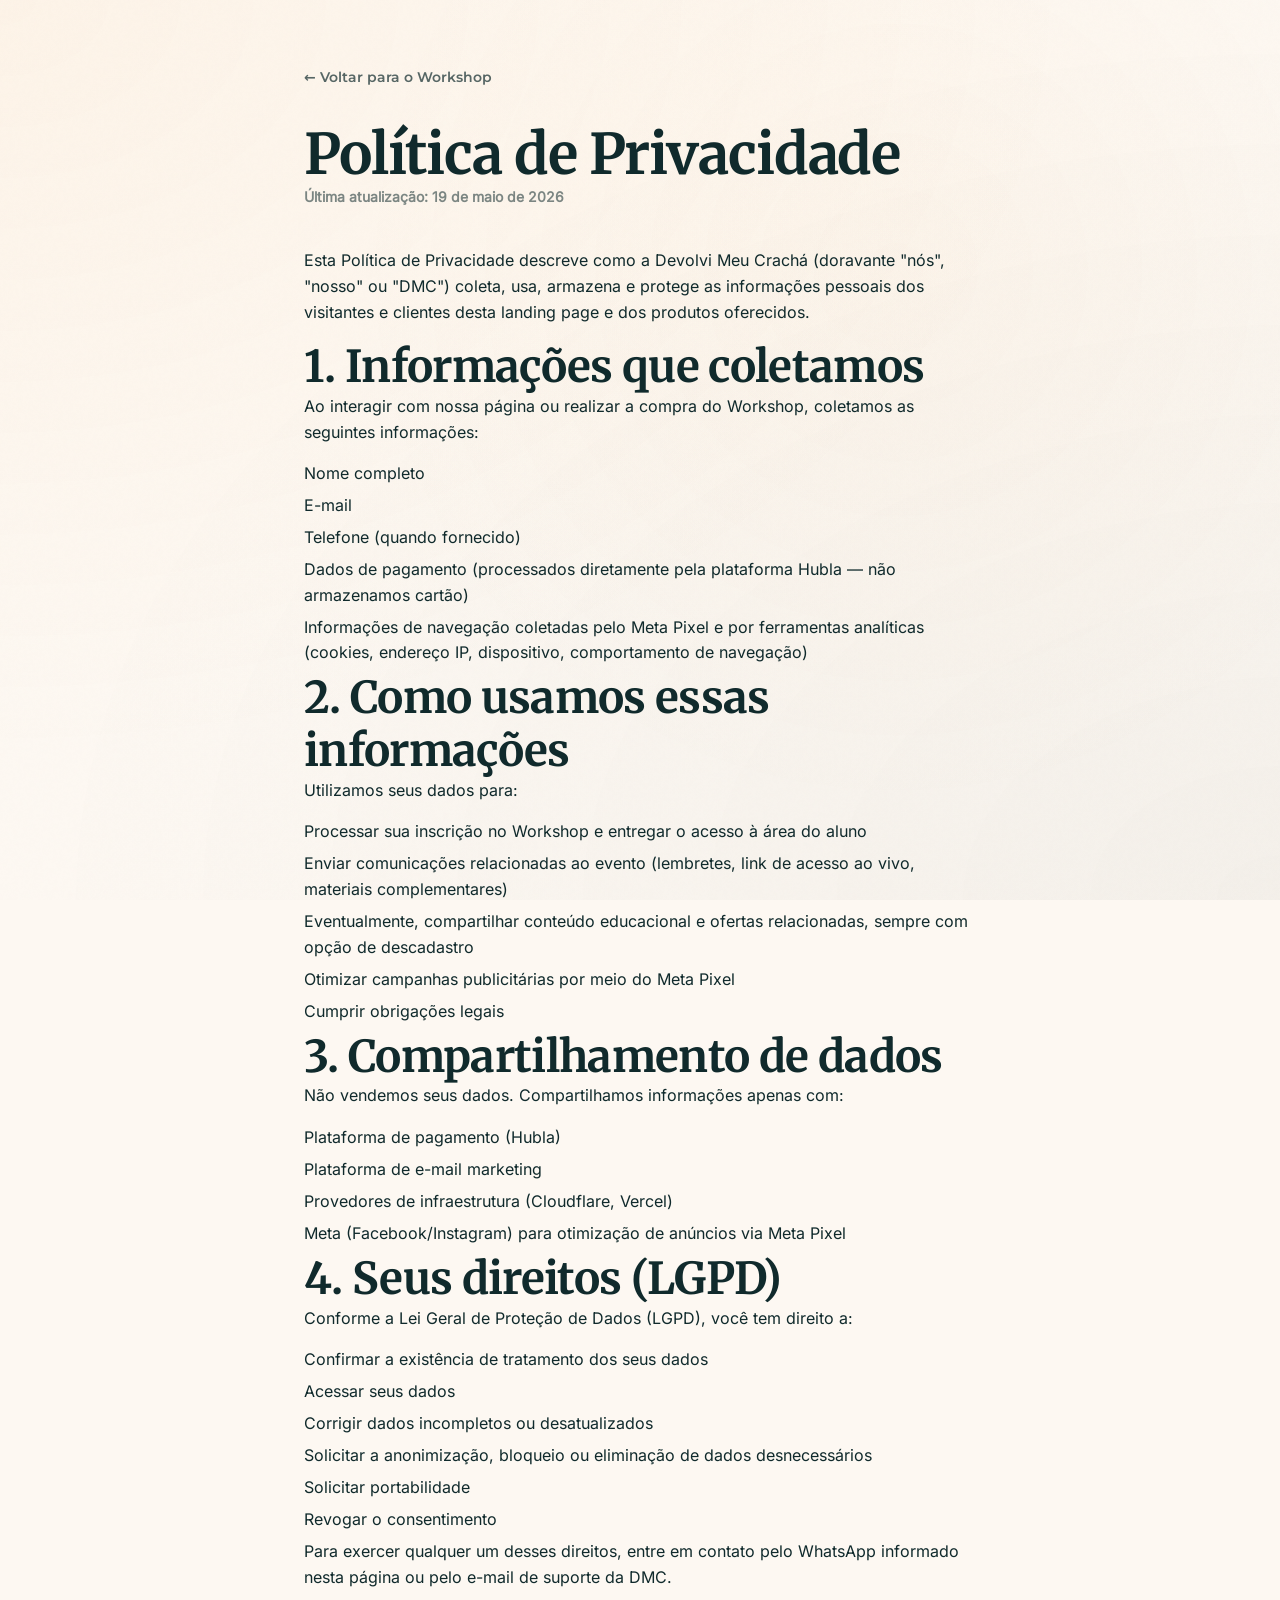
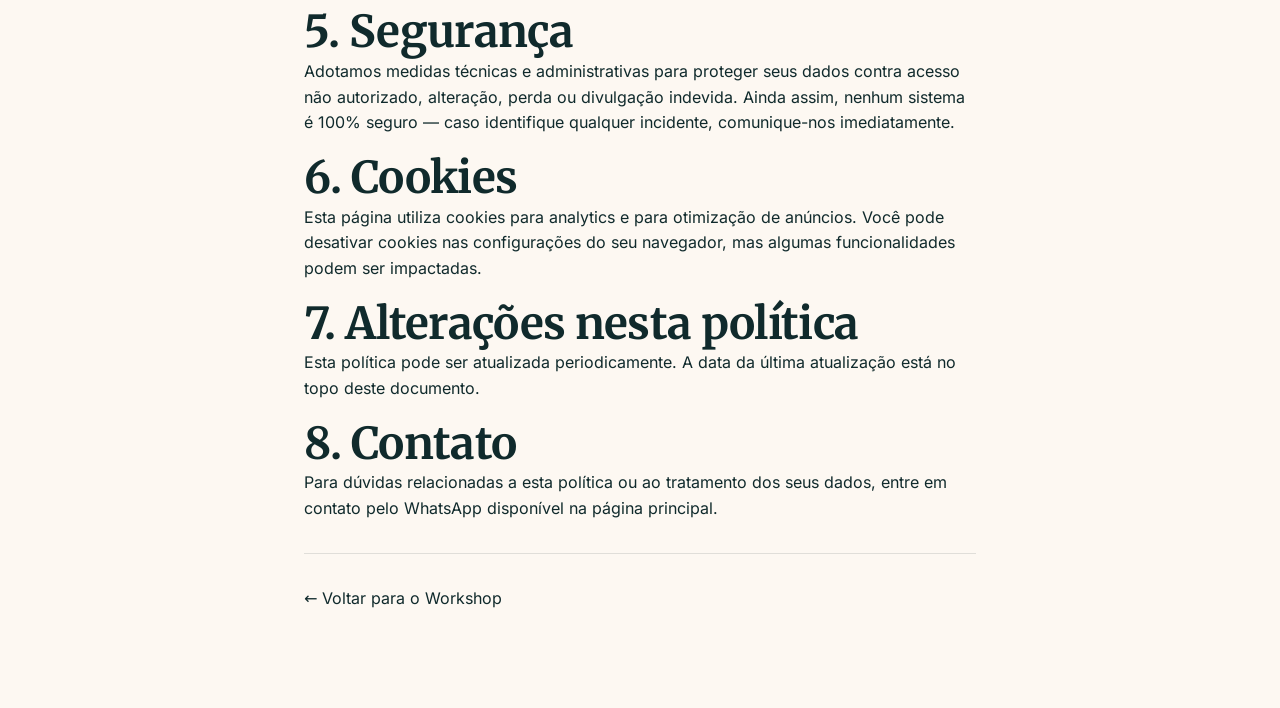
<file: politica-de-privacidade.html>
<!DOCTYPE html>
<html lang="pt-BR">
<head>
<!-- GTM desativado 23/05/2026 — branch perf/disable-gtm-preview — reverter: remover type="text/plain" -->
<!-- Google Tag Manager -->
<script type="text/plain">(function(w,d,s,l,i){w[l]=w[l]||[];w[l].push({'gtm.start':
new Date().getTime(),event:'gtm.js'});var f=d.getElementsByTagName(s)[0],
j=d.createElement(s),dl=l!='dataLayer'?'&l='+l:'';j.async=true;j.src=
'https://www.googletagmanager.com/gtm.js?id='+i+dl;f.parentNode.insertBefore(j,f);
})(window,document,'script','dataLayer','GTM-MZ9ZRFS8');</script>
<!-- End Google Tag Manager -->
  <meta charset="UTF-8" />
  <meta name="viewport" content="width=device-width, initial-scale=1.0" />
  <meta name="robots" content="noindex, follow" />
  <title>Política de Privacidade — Devolvi Meu Crachá</title>

  <!-- Fonts: self-hosted -->
  <link rel="preload" href="/assets/fonts/merriweather-700.woff2" as="font" type="font/woff2" crossorigin />
  <link rel="preload" href="/assets/fonts/inter-400.woff2" as="font" type="font/woff2" crossorigin />
  <link rel="preload" href="/assets/fonts/montserrat-600.woff2" as="font" type="font/woff2" crossorigin />

  <!-- Favicon -->
  <link rel="icon" type="image/svg+xml" href="assets/favicon/favicon.svg" />
  <link rel="shortcut icon" href="assets/favicon/favicon.ico" />

  <style>
    @font-face{font-family:'Merriweather';font-style:normal;font-weight:700;font-display:optional;src:url('/assets/fonts/merriweather-700.woff2') format('woff2')}
    @font-face{font-family:'Inter';font-style:normal;font-weight:400;font-display:optional;src:url('/assets/fonts/inter-400.woff2') format('woff2')}
    @font-face{font-family:'Montserrat';font-style:normal;font-weight:600;font-display:optional;src:url('/assets/fonts/montserrat-600.woff2') format('woff2')}
    :root{--color-bg-base:#FDF8F2;--color-primary:#102A2C;--color-accent:#FFAD4E;--color-text-primary:#102A2C;--font-heading:'Merriweather',Georgia,serif;--font-body:'Inter',system-ui,sans-serif}
    *,*::before,*::after{box-sizing:border-box}
    html{scroll-behavior:smooth;-webkit-text-size-adjust:100%}
    body{margin:0;font-family:var(--font-body);font-size:16px;line-height:1.7;color:var(--color-text-primary);background-color:var(--color-bg-base);-webkit-font-smoothing:antialiased}
    a{color:var(--color-primary);text-decoration:underline}a:hover{opacity:.75}
    h1,h2,h3{font-family:var(--font-heading);font-weight:700;color:var(--color-primary);margin:0 0 .5em;letter-spacing:-.015em}
    h1{font-size:clamp(28px,5vw,36px);line-height:1.15;margin-bottom:8px}
    h2{font-size:clamp(18px,3vw,22px);line-height:1.25;margin-top:2em}
    p{margin:0 0 1em}p:last-child{margin-bottom:0}
    strong{font-weight:700}
    ul{padding-left:1.25em;margin:0 0 1em}li{margin-bottom:.4em}
    hr{border:none;border-top:1px solid rgba(16,42,44,.12);margin:2em 0}
  </style>

  <link rel="preload" href="css/styles.min.css?v=20260520" as="style" onload="this.onload=null;this.rel='stylesheet'">
  <noscript><link rel="stylesheet" href="css/styles.min.css?v=20260520"></noscript>
</head>
<body>
<!-- GTM noscript removido 23/05/2026 — branch perf/disable-gtm-preview -->

  <main style="padding: 64px 24px 96px; max-width: 720px; margin: 0 auto;">

    <p style="margin-bottom:32px;">
      <a href="/" style="font-family:'Montserrat',system-ui,sans-serif;font-size:14px;font-weight:600;text-decoration:none;color:var(--color-primary);opacity:.7;">← Voltar para o Workshop</a>
    </p>

    <h1>Política de Privacidade</h1>
    <p style="font-size:14px;color:rgba(16,42,44,.55);margin-bottom:40px;"><strong>Última atualização: 19 de maio de 2026</strong></p>

    <p>Esta Política de Privacidade descreve como a Devolvi Meu Crachá (doravante "nós", "nosso" ou "DMC") coleta, usa, armazena e protege as informações pessoais dos visitantes e clientes desta landing page e dos produtos oferecidos.</p>

    <h2>1. Informações que coletamos</h2>
    <p>Ao interagir com nossa página ou realizar a compra do Workshop, coletamos as seguintes informações:</p>
    <ul>
      <li>Nome completo</li>
      <li>E-mail</li>
      <li>Telefone (quando fornecido)</li>
      <li>Dados de pagamento (processados diretamente pela plataforma Hubla — não armazenamos cartão)</li>
      <li>Informações de navegação coletadas pelo Meta Pixel e por ferramentas analíticas (cookies, endereço IP, dispositivo, comportamento de navegação)</li>
    </ul>

    <h2>2. Como usamos essas informações</h2>
    <p>Utilizamos seus dados para:</p>
    <ul>
      <li>Processar sua inscrição no Workshop e entregar o acesso à área do aluno</li>
      <li>Enviar comunicações relacionadas ao evento (lembretes, link de acesso ao vivo, materiais complementares)</li>
      <li>Eventualmente, compartilhar conteúdo educacional e ofertas relacionadas, sempre com opção de descadastro</li>
      <li>Otimizar campanhas publicitárias por meio do Meta Pixel</li>
      <li>Cumprir obrigações legais</li>
    </ul>

    <h2>3. Compartilhamento de dados</h2>
    <p>Não vendemos seus dados. Compartilhamos informações apenas com:</p>
    <ul>
      <li>Plataforma de pagamento (Hubla)</li>
      <li>Plataforma de e-mail marketing</li>
      <li>Provedores de infraestrutura (Cloudflare, Vercel)</li>
      <li>Meta (Facebook/Instagram) para otimização de anúncios via Meta Pixel</li>
    </ul>

    <h2>4. Seus direitos (LGPD)</h2>
    <p>Conforme a Lei Geral de Proteção de Dados (LGPD), você tem direito a:</p>
    <ul>
      <li>Confirmar a existência de tratamento dos seus dados</li>
      <li>Acessar seus dados</li>
      <li>Corrigir dados incompletos ou desatualizados</li>
      <li>Solicitar a anonimização, bloqueio ou eliminação de dados desnecessários</li>
      <li>Solicitar portabilidade</li>
      <li>Revogar o consentimento</li>
    </ul>
    <p>Para exercer qualquer um desses direitos, entre em contato pelo WhatsApp informado nesta página ou pelo e-mail de suporte da DMC.</p>

    <h2>5. Segurança</h2>
    <p>Adotamos medidas técnicas e administrativas para proteger seus dados contra acesso não autorizado, alteração, perda ou divulgação indevida. Ainda assim, nenhum sistema é 100% seguro — caso identifique qualquer incidente, comunique-nos imediatamente.</p>

    <h2>6. Cookies</h2>
    <p>Esta página utiliza cookies para analytics e para otimização de anúncios. Você pode desativar cookies nas configurações do seu navegador, mas algumas funcionalidades podem ser impactadas.</p>

    <h2>7. Alterações nesta política</h2>
    <p>Esta política pode ser atualizada periodicamente. A data da última atualização está no topo deste documento.</p>

    <h2>8. Contato</h2>
    <p>Para dúvidas relacionadas a esta política ou ao tratamento dos seus dados, entre em contato pelo WhatsApp disponível na página principal.</p>

    <hr />

    <p style="margin-top:32px;">
      <a href="/">← Voltar para o Workshop</a>
    </p>

  </main>

</body>
</html>
</file>
<file: css/styles.min.css>
:root{--color-bg-base:#FDF8F2;--color-bg-warm:#FBF7F0;--color-bg-cool:#F5EFE5;--color-surface-pure:#FFFFFF;--color-primary:#102A2C;--color-primary-soft:#2D4548;--color-primary-muted:#6B7A75;--color-accent:#FFAD4E;--color-accent-hover:#E89940;--color-accent-soft:#FFC57E;--color-border-soft:#E8DFD3;--color-border-strong:#C8B8A0;--color-text-primary:#102A2C;--color-text-secondary:#6B7A75;--color-text-muted:#94A29F;--color-text-on-dark:#FDF8F2;--color-text-accent:#FFAD4E;--color-success:#2C5F2D;--color-error:#C44536;--glass-surface-1:rgba(255, 255, 255, 0.55);--glass-surface-2:rgba(253, 248, 242, 0.4);--glass-surface-3:rgba(16, 42, 44, 0.92);--glass-border-light:rgba(255, 255, 255, 0.7);--glass-border-dark:rgba(255, 255, 255, 0.1);--color-primary-glow:rgba(16, 42, 44, 0.08);--color-accent-glow:rgba(255, 173, 78, 0.15);--color-accent-line:rgba(255, 173, 78, 0.3);--font-heading:'Merriweather',Georgia,serif;--font-subheading:'Montserrat',system-ui,sans-serif;--font-body:'Inter',system-ui,sans-serif;--container-max:1200px;--container-narrow:880px;--padding-x-mobile:24px;--padding-x-tablet:48px;--padding-x-desktop:80px;--section-py-mobile:64px;--section-py-desktop:96px;--section-py-hero:120px;--gap-card:24px;--gap-card-desktop:32px;--gap-block:48px;--gap-element:16px;--radius-btn:6px;--radius-card:12px;--radius-input:6px;--radius-pill:100px;--shadow-sm:0 1px 2px rgba(16, 42, 44, 0.04);--shadow-md:0 4px 12px rgba(16, 42, 44, 0.06);--shadow-lg:0 12px 32px rgba(16, 42, 44, 0.08);--shadow-glass:inset 0 1px 0 rgba(255, 255, 255, 0.8),0 8px 32px rgba(16, 42, 44, 0.08),0 1px 2px rgba(16, 42, 44, 0.04);--shadow-glass-hover:inset 0 1px 0 rgba(255, 255, 255, 0.9),0 16px 48px rgba(16, 42, 44, 0.12),0 2px 4px rgba(16, 42, 44, 0.06);--shadow-cta:0 4px 16px rgba(255, 173, 78, 0.4),0 1px 2px rgba(0, 0, 0, 0.05),inset 0 1px 0 rgba(255, 255, 255, 0.4);--shadow-cta-hover:0 8px 24px rgba(255, 173, 78, 0.5),0 2px 4px rgba(0, 0, 0, 0.06),inset 0 1px 0 rgba(255, 255, 255, 0.5);--ease-out-expo:cubic-bezier(0.16, 1, 0.3, 1);--ease-in-out:cubic-bezier(0.4, 0, 0.2, 1);--ease-quick:cubic-bezier(0.4, 0, 0.6, 1);--dur-fast:200ms;--dur-base:300ms;--dur-slow:600ms;--dur-entrance:700ms}*,::after,::before{box-sizing:border-box}html{scroll-behavior:smooth;-webkit-text-size-adjust:100%}body{margin:0;font-family:var(--font-body);font-size:16px;line-height:1.6;color:var(--color-text-primary);background-color:var(--color-bg-base);position:relative;-webkit-font-smoothing:antialiased;-moz-osx-font-smoothing:grayscale;overflow-x:hidden}body::before{content:'';position:fixed;inset:0;background:radial-gradient(ellipse at top left,rgba(255,173,78,.06) 0,transparent 60%),radial-gradient(ellipse at bottom right,rgba(16,42,44,.04) 0,transparent 70%),radial-gradient(circle at 70% 30%,rgba(255,173,78,.04) 0,transparent 50%);pointer-events:none;z-index:0}body::after{content:'';position:fixed;inset:0;background-image:url("data:image/svg+xml,%3Csvg viewBox='0 0 200 200' xmlns='http://www.w3.org/2000/svg'%3E%3Cfilter id='n'%3E%3CfeTurbulence type='fractalNoise' baseFrequency='0.9' numOctaves='3' stitchTiles='stitch'/%3E%3C/filter%3E%3Crect width='200' height='200' filter='url(%23n)' opacity='0.4'/%3E%3C/svg%3E");opacity:.04;mix-blend-mode:multiply;pointer-events:none;z-index:1}footer,header,main,section{position:relative;z-index:2}img{max-width:100%;height:auto;display:block}a{color:inherit;text-decoration:none}button{font-family:inherit;cursor:pointer}ul{padding:0;margin:0;list-style:none}h1,h2,h3,h4,h5,h6{font-family:var(--font-heading);font-weight:700;color:var(--color-text-primary);margin:0;letter-spacing:-.015em}h1{font-size:clamp(32px, 8vw, 40px);line-height:1.15;letter-spacing:-.02em}@media (min-width:1024px){h1{font-size:clamp(40px, 4.5vw, 56px)}}h2{font-size:clamp(24px, 6vw, 32px);line-height:1.2}@media (min-width:1024px){h2{font-size:clamp(32px, 3.5vw, 44px)}}h3{font-size:clamp(20px, 5vw, 24px);line-height:1.25}p{margin:0 0 1em}p:last-child{margin-bottom:0}em{font-style:italic;font-weight:300;font-family:var(--font-heading)}strong{font-weight:700}.eyebrow{display:inline-block;font-family:var(--font-subheading);font-size:12px;font-weight:600;text-transform:uppercase;letter-spacing:.8px;color:var(--color-text-secondary);margin-bottom:16px}@media (min-width:768px){.eyebrow{font-size:14px}}.eyebrow--gold{color:var(--color-accent)}.lead-italic{font-family:var(--font-heading);font-style:italic;font-weight:300;font-size:clamp(18px, 2.4vw, 22px);line-height:1.4;color:var(--color-primary-soft)}.anchor-quote{font-family:var(--font-heading);font-style:italic;font-weight:300;font-size:clamp(20px, 2.6vw, 26px);line-height:1.5;color:var(--color-primary);max-width:720px;margin:48px auto 0}.anchor-quote span{color:var(--color-accent-hover);font-weight:400}.container{width:100%;max-width:var(--container-max);margin:0 auto;padding:0 var(--padding-x-mobile)}@media (min-width:768px){.container{padding:0 var(--padding-x-tablet)}}@media (min-width:1024px){h3{font-size:clamp(24px, 2.5vw, 32px)}.container{padding:0 var(--padding-x-desktop)}}.container--narrow{max-width:var(--container-narrow)}.text-center{text-align:center}.section{padding-top:var(--section-py-mobile);padding-bottom:var(--section-py-mobile)}@media (min-width:1024px){.section{padding-top:var(--section-py-desktop);padding-bottom:var(--section-py-desktop)}}.section--hero{padding-top:clamp(80px,12vw,var(--section-py-hero));padding-bottom:clamp(64px,10vw,var(--section-py-hero))}.section--narrow{padding-top:56px;padding-bottom:56px}.section--warm{background-color:var(--color-bg-warm)}.section--solution{background-color:var(--color-bg-base)}.section--dark{background-color:var(--color-primary);color:var(--color-text-on-dark)}.section--price{background-image:radial-gradient(ellipse at top,rgba(255,173,78,.12) 0,transparent 60%),radial-gradient(ellipse at bottom,rgba(255,173,78,.06) 0,transparent 70%);padding-top:120px;padding-bottom:120px}.section--authority{background-image:radial-gradient(circle at 30% 50%,rgba(255,173,78,.1) 0,transparent 60%)}.section-header{margin-bottom:56px;max-width:720px;margin-left:auto;margin-right:auto}.section-title{font-family:var(--font-heading);font-weight:700;letter-spacing:-.015em;margin-bottom:20px}.section-title--on-dark{color:var(--color-text-on-dark)}.section-lede{font-family:var(--font-heading);font-style:italic;font-weight:300;font-size:clamp(18px, 2vw, 22px);line-height:1.5;color:var(--color-primary-soft);margin-bottom:24px}.section-body{font-size:18px;line-height:1.65;color:var(--color-text-primary);margin-bottom:20px}.section--dark .section-body{color:var(--color-text-on-dark)}.section-body--strong{font-weight:600;color:var(--color-primary);margin-top:32px}.section-closer{color:var(--color-primary)}.divider-gold{width:80px;height:1px;background:linear-gradient(90deg,transparent,var(--color-accent),transparent);margin:64px auto 0}.bird-symbol{display:inline-block;color:var(--color-accent);margin-bottom:24px;opacity:.85}.card{background:var(--glass-surface-1);backdrop-filter:blur(20px) saturate(180%);-webkit-backdrop-filter:blur(20px) saturate(180%);border:1px solid var(--glass-border-light);border-radius:var(--radius-card);padding:32px;box-shadow:var(--shadow-glass);transition:transform var(--dur-base) var(--ease-out-expo),box-shadow var(--dur-base) ease,border-color var(--dur-base) ease}.card:hover{transform:scale(1.015) translateY(-2px);box-shadow:var(--shadow-glass-hover);border-color:var(--color-accent-soft)}@media (max-width:767px){.card{backdrop-filter:blur(10px);padding:24px}}.cta-primary{display:inline-flex;align-items:center;justify-content:center;gap:8px;height:60px;padding:0 32px;background:linear-gradient(135deg,#ffad4e 0,#e89940 100%);color:var(--color-primary);font-family:var(--font-subheading);font-weight:600;font-size:16px;letter-spacing:.3px;border:1px solid rgba(255,255,255,.3);border-radius:var(--radius-btn);position:relative;overflow:hidden;box-shadow:var(--shadow-cta);transition:all 250ms var(--ease-out-expo);text-decoration:none;cursor:pointer}@media (min-width:768px){.cta-primary{height:64px;padding:0 48px;font-size:17px}}.cta-primary::before{content:'';position:absolute;top:0;left:-100%;width:100%;height:100%;background:linear-gradient(90deg,transparent,rgba(255,255,255,.4),transparent);transition:left .6s}.cta-primary:hover{transform:translateY(-2px);box-shadow:var(--shadow-cta-hover)}.cta-primary:hover::before{left:100%}.cta-primary--xl{height:72px;padding:0 56px;font-size:18px;margin-top:24px}.cta-secondary{display:inline-flex;align-items:center;justify-content:center;gap:8px;height:60px;padding:0 32px;background:var(--color-primary);color:var(--color-text-on-dark);font-family:var(--font-subheading);font-weight:600;font-size:16px;letter-spacing:.3px;border:1px solid rgba(255,255,255,.1);border-radius:var(--radius-btn);box-shadow:0 4px 12px rgba(16,42,44,.15);text-decoration:none;transition:all 250ms var(--ease-out-expo)}.cta-secondary:hover{transform:translateY(-2px);box-shadow:0 8px 24px rgba(16,42,44,.25)}.cta-secondary--whatsapp{background:#25d366;color:#fff;border-color:rgba(255,255,255,.2)}.cta-meta{font-size:14px;color:var(--color-text-secondary);margin-top:12px}.site-header{position:sticky;top:0;z-index:50;background:rgba(253,248,242,.85);backdrop-filter:blur(16px) saturate(180%);-webkit-backdrop-filter:blur(16px) saturate(180%);border-bottom:1px solid var(--color-border-soft)}.site-header__inner{display:flex;align-items:center;justify-content:space-between;height:64px}.site-header__brand{display:inline-flex;align-items:center;gap:10px;color:var(--color-primary);font-family:var(--font-heading);font-weight:700;font-size:17px;letter-spacing:-.01em}.site-header__bird{color:var(--color-accent);display:inline-flex}@media (max-width:480px){.site-header__brand-text{display:none}}.site-header__cta{display:inline-flex;align-items:center;gap:8px;height:40px;padding:0 18px;background:var(--color-primary);color:var(--color-text-on-dark);font-family:var(--font-subheading);font-weight:600;font-size:13px;letter-spacing:.3px;border-radius:var(--radius-btn);border:1px solid rgba(255,173,78,.4);transition:.2s}.site-header__cta:hover{background:var(--color-primary-soft);transform:translateY(-1px)}.hero__grid{display:grid;grid-template-columns:1fr;gap:48px;align-items:center}@media (min-width:1024px){.hero__grid{grid-template-columns:55fr 45fr;gap:64px}}.hero__title{font-size:clamp(32px, 6vw, 48px);line-height:1.15;margin-bottom:24px}@media (min-width:1280px){.hero__title{font-size:clamp(40px, 4vw, 56px)}}.hero__title em{font-style:italic;font-weight:300}.hero__title-emphasis{display:block;margin-top:12px;color:var(--color-primary);background-image:linear-gradient(transparent 70%,rgba(255,173,78,.25) 70%);background-position:0 100%;background-repeat:no-repeat;padding-right:4px}.hero__subtitle{font-size:19px;line-height:1.6;color:var(--color-primary-soft);margin-bottom:32px;max-width:560px}.hero__subtitle strong{color:var(--color-primary)}.hero__cta-row{display:flex;flex-wrap:wrap;align-items:center;gap:16px 24px}.hero__cta-meta{font-size:14px;color:var(--color-text-secondary)}.hero__visual{display:flex;justify-content:center}.hero__image-wrap{border-radius:var(--radius-card);box-shadow:var(--shadow-lg);aspect-ratio:4/5}.voice-card p{font-family:var(--font-heading);color:var(--color-primary)}.trap-grid{display:grid;grid-template-columns:1fr;gap:24px;margin-top:48px}@media (min-width:768px){.trap-grid{grid-template-columns:repeat(2,1fr);gap:32px}}.trap-card{position:relative;padding:40px 32px 32px;overflow:hidden}.trap-card__number{position:absolute;top:16px;right:24px;font-family:var(--font-heading);font-weight:300;font-size:88px;line-height:1;color:var(--color-primary);opacity:.08;pointer-events:none}.trap-card__icon{color:var(--color-accent)}.trap-card__title{font-family:var(--font-subheading);font-size:18px;font-weight:600;margin-bottom:12px;color:var(--color-primary)}.trap-card p{font-size:15px;line-height:1.6;color:var(--color-primary-soft);margin:0}.opportunity-block{display:block}.opportunity-image{border-radius:var(--radius-card);overflow:hidden;box-shadow:var(--shadow-md)}.opportunity-image img{width:100%;height:auto;aspect-ratio:16/9;object-fit:cover}.whatsapp-grid{display:grid;grid-template-columns:1fr;gap:24px;margin-top:48px}@media (min-width:768px){.whatsapp-grid{grid-template-columns:repeat(2,1fr);gap:32px}}.whatsapp-card{display:flex;flex-direction:column;align-items:flex-start}.whatsapp-card__bubble{background:#1f2c34;color:#e9edef;padding:16px 20px 12px;border-radius:14px 14px 14px 4px;font-size:15px;line-height:1.5;position:relative;box-shadow:0 6px 16px rgba(16,42,44,.12);max-width:100%}.whatsapp-card__bubble p{margin:0 0 8px;color:#e9edef;font-family:var(--font-body);font-style:normal}.whatsapp-card__time{display:block;font-size:12px;color:#8696a0;text-align:right}.whatsapp-card__voice-note{display:block;font-size:11px;color:#ffad4e;margin-top:6px;font-style:italic}.whatsapp-card__author{font-family:var(--font-subheading);font-size:13px;font-weight:600;letter-spacing:.4px;color:var(--color-text-secondary);margin-top:12px;margin-left:12px;text-transform:uppercase}.steps-grid{display:grid;grid-template-columns:1fr;gap:24px;margin-top:48px}@media (min-width:768px){.steps-grid{grid-template-columns:repeat(2,1fr)}}@media (min-width:1024px){.steps-grid{grid-template-columns:repeat(4,1fr);gap:24px}}.step-card{position:relative;padding:36px 28px 28px;overflow:hidden}.step-card__number{position:absolute;top:12px;right:20px;font-family:var(--font-heading);font-weight:300;font-size:72px;line-height:1;color:var(--color-primary);opacity:.08;pointer-events:none}.step-card__icon{color:var(--color-accent);margin-bottom:16px}.step-card__title{font-family:var(--font-subheading);font-size:17px;font-weight:600;margin-bottom:12px;color:var(--color-primary)}.step-card p{font-size:14px;line-height:1.6;color:var(--color-primary-soft);margin:0}.deliverables__grid{display:grid;grid-template-columns:1fr;gap:48px;align-items:center}@media (min-width:1024px){.deliverables__grid{grid-template-columns:1fr 1fr;gap:64px}}.deliverables__list{margin-top:32px;display:flex;flex-direction:column;gap:20px}.deliverables__list li{display:flex;gap:16px;padding:16px 0;border-bottom:1px solid var(--color-border-soft)}.deliverables__list li:last-child{border-bottom:none}.deliverables__list .icon-wrap{color:var(--color-accent);flex-shrink:0;margin-top:2px}.deliverables__list strong{display:block;font-family:var(--font-subheading);font-weight:600;font-size:17px;color:var(--color-primary);margin-bottom:4px}.deliverables__list p{font-size:15px;color:var(--color-primary-soft);margin:0}.deliverables__visual{border-radius:var(--radius-card);overflow:hidden;box-shadow:var(--shadow-lg)}.deliverables__visual img{width:100%;aspect-ratio:4/5;object-fit:cover}.bonus-grid{display:grid;grid-template-columns:1fr;gap:24px;margin-top:48px}@media (min-width:768px){.bonus-grid{grid-template-columns:repeat(3,1fr)}}.bonus-card{text-align:center;padding:40px 32px}.bonus-card__icon{color:var(--color-accent);margin-bottom:20px;display:inline-block}.bonus-card__title{font-family:var(--font-subheading);font-size:18px;font-weight:600;margin-bottom:12px;color:var(--color-primary)}.bonus-card p{font-size:15px;color:var(--color-primary-soft);margin:0}.for-whom-list{margin-top:48px;display:flex;flex-direction:column;gap:16px}.for-whom-list li{display:flex;align-items:flex-start;gap:14px;padding:14px 0;font-size:17px;line-height:1.55;color:var(--color-primary);border-bottom:1px solid var(--color-border-soft)}.for-whom-list li:last-child{border-bottom:none}.for-whom-list .icon-wrap{color:var(--color-accent);flex-shrink:0;margin-top:3px}.for-whom-note{text-align:center;margin-top:32px;font-size:16px;color:var(--color-text-secondary)}.for-whom-warning{margin:48px auto 0;max-width:640px;padding:24px 28px;background:rgba(196,69,54,.05);border-left:3px solid var(--color-error);border-radius:6px;font-size:15px;line-height:1.6;color:var(--color-primary-soft)}.value-stack{margin:48px auto 32px;max-width:640px;display:flex;flex-direction:column;gap:4px}.value-stack li{display:flex;justify-content:space-between;align-items:baseline;gap:16px;padding:16px 0;border-bottom:1px dashed rgba(253,248,242,.15);text-align:left}.value-stack li span{font-size:15px;color:rgba(253,248,242,.75);flex:1}.value-stack li strong{font-family:var(--font-heading);font-weight:700;font-size:18px;color:var(--color-text-on-dark)}.value-total{display:inline-flex;flex-direction:column;align-items:center;gap:8px;margin:16px auto 56px;padding:20px 36px;border:1px solid rgba(255,173,78,.4);border-radius:var(--radius-card);background:rgba(255,173,78,.05)}.value-total__label{font-family:var(--font-subheading);font-size:12px;text-transform:uppercase;letter-spacing:1px;color:var(--color-accent)}.value-total__amount{font-family:var(--font-heading);font-weight:900;font-size:clamp(36px, 5vw, 48px);line-height:1;color:var(--color-text-on-dark);letter-spacing:-.02em}.offer-card{position:relative;margin:0 auto;max-width:560px;padding:56px 40px;background:rgba(16,42,44,.92);backdrop-filter:blur(24px);border:1px solid rgba(255,173,78,.4);border-radius:var(--radius-card);text-align:center;box-shadow:0 0 0 1px rgba(255,173,78,.15),0 24px 64px rgba(0,0,0,.35),inset 0 1px 0 rgba(255,255,255,.08)}.offer-card__eyebrow{display:inline-block;font-family:var(--font-subheading);font-size:12px;font-weight:600;letter-spacing:.8px;text-transform:uppercase;color:var(--color-accent);padding:6px 14px;border:1px solid rgba(255,173,78,.3);border-radius:var(--radius-pill);margin-bottom:24px}.offer-card__lede{font-size:16px;color:rgba(253,248,242,.8);margin-bottom:24px}.price-block{display:inline-flex;align-items:baseline;gap:8px;color:var(--color-text-on-dark);margin-bottom:12px}.price-block__currency{font-family:var(--font-heading);font-weight:400;font-size:clamp(28px, 4vw, 36px)}.price-block__amount{font-family:var(--font-heading);font-weight:900;font-size:clamp(72px, 12vw, 110px);line-height:1;letter-spacing:-.04em;color:var(--color-accent);text-shadow:0 4px 32px rgba(255,173,78,.3)}.price-block__suffix{font-family:var(--font-subheading);font-weight:500;font-size:18px;color:rgba(253,248,242,.8);margin-left:8px}.offer-card__sub{font-size:14px;color:rgba(253,248,242,.65);margin-bottom:32px}.offer-card__perks{display:flex;flex-direction:column;gap:10px;margin-top:32px;padding-top:24px;border-top:1px solid rgba(255,255,255,.08)}.offer-card__perks li{display:inline-flex;align-items:center;gap:10px;justify-content:center;font-size:14px;color:rgba(253,248,242,.85)}.offer-card__perks svg{color:var(--color-accent)}.price-glow{animation:2.4s ease-in-out .6s 2 forwards glow-pulse}@keyframes glow-pulse{0%,100%{box-shadow:0 0 0 1px rgba(255,173,78,.15),0 24px 64px rgba(0,0,0,.35),0 0 0 0 rgba(255,173,78,0)}50%{box-shadow:0 0 0 1px rgba(255,173,78,.4),0 24px 64px rgba(0,0,0,.35),0 0 60px 12px rgba(255,173,78,.25)}}.how-it-works{margin-top:80px;padding:32px;background:rgba(255,255,255,.04);border:1px solid rgba(255,255,255,.08);border-radius:var(--radius-card);text-align:left}.how-it-works h3{color:var(--color-text-on-dark);font-size:18px;margin-bottom:16px;font-family:var(--font-subheading);font-weight:600;text-transform:uppercase;letter-spacing:.8px}.how-it-works ol{margin:0;padding-left:20px;color:rgba(253,248,242,.85);font-size:15px;line-height:1.7}.section--guarantee{background-color:var(--color-bg-base)}.guarantee-seal{display:block;margin:0 auto 32px;width:180px;height:auto}.guarantee-seal img{width:100%;height:auto;display:block;filter:drop-shadow(0 0 24px rgba(255, 173, 78, .35)) drop-shadow(0 8px 32px rgba(16, 42, 44, .18))}.guarantee-seal__days{font-family:var(--font-heading);font-weight:900;font-size:56px;line-height:1;color:var(--color-primary)}.guarantee-seal__label{position:absolute;bottom:18px;font-family:var(--font-subheading);font-size:11px;font-weight:600;text-transform:uppercase;letter-spacing:1.2px;color:var(--color-primary-soft)}.authority__grid{display:grid;grid-template-columns:1fr;gap:48px;align-items:center}@media (min-width:1024px){.authority__grid{grid-template-columns:40fr 60fr;gap:64px}}.authority__photo{position:relative;border-radius:var(--radius-card);overflow:hidden;background:linear-gradient(135deg,rgba(255,173,78,.15),transparent 60%);aspect-ratio:4/5;box-shadow:0 24px 64px rgba(0,0,0,.3)}.authority__photo img{width:100%;height:100%;object-fit:cover;filter:brightness(1.02) contrast(.95) saturate(.9)}.authority__copy{color:var(--color-text-on-dark)}.authority__copy p{font-size:17px;line-height:1.7;color:rgba(253,248,242,.85);margin-bottom:16px}.authority__copy strong{color:var(--color-text-on-dark)}.authority__numbers{display:grid;grid-template-columns:repeat(3,1fr);gap:16px;margin:40px 0;padding:28px 0;border-top:1px solid rgba(255,255,255,.1);border-bottom:1px solid rgba(255,255,255,.1);text-align:center}.authority__number{display:block;font-family:var(--font-heading);font-weight:900;font-size:clamp(36px, 5vw, 48px);line-height:1;color:var(--color-accent);margin-bottom:8px}.authority__label{display:block;font-family:var(--font-subheading);font-size:11px;font-weight:600;text-transform:uppercase;letter-spacing:.8px;color:rgba(253,248,242,.65)}@media (max-width:480px){.authority__label{font-size:12px;letter-spacing:.4px}}.authority__quote{margin:32px 0;padding-left:24px;border-left:3px solid var(--color-accent);font-family:var(--font-heading);font-style:italic;font-weight:300;font-size:18px;line-height:1.6;color:rgba(253,248,242,.9)}.authority__cta-meta{margin-top:12px;font-size:13px;color:rgba(253,248,242,.6)}.faq-list{margin-top:48px;display:flex;flex-direction:column;gap:12px}.faq-item{background:var(--glass-surface-1);border:1px solid var(--glass-border-light);border-radius:var(--radius-card);padding:0;box-shadow:var(--shadow-glass);transition:border-color var(--dur-base) ease,box-shadow var(--dur-base) ease;overflow:hidden}.faq-item[open]{border-color:var(--color-accent-soft)}.faq-item summary{list-style:none;cursor:pointer;padding:22px 28px;font-family:var(--font-subheading);font-weight:600;font-size:16px;color:var(--color-primary);display:flex;align-items:center;justify-content:space-between;gap:16px;position:relative}.faq-item summary::-webkit-details-marker{display:none}.faq-item summary::after{content:'+';font-family:var(--font-heading);font-size:24px;font-weight:300;color:var(--color-accent);transition:transform var(--dur-base) var(--ease-out-expo);flex-shrink:0}.faq-item[open] summary::after{transform:rotate(45deg)}.faq-item__body{padding:0 28px 22px;font-size:15px;line-height:1.65;color:var(--color-primary-soft)}.site-footer{background-color:var(--color-primary);color:var(--color-text-on-dark);padding:48px 0}.site-footer__inner{display:flex;flex-direction:column;align-items:center;gap:16px}.site-footer__bird{color:var(--color-accent);opacity:.7}.site-footer__copy{font-size:13px;color:rgba(253,248,242,.55);margin:0;text-align:center}.sticky-cta{position:fixed;left:50%;bottom:16px;transform:translateX(-50%) translateY(120%);z-index:60;display:inline-flex;align-items:center;gap:8px;height:52px;padding:0 24px;background:linear-gradient(135deg,#ffad4e 0,#e89940 100%);color:var(--color-primary);font-family:var(--font-subheading);font-weight:700;font-size:14px;letter-spacing:.3px;border-radius:var(--radius-pill);box-shadow:0 12px 32px rgba(0,0,0,.2);transition:transform .4s var(--ease-out-expo)}.sticky-cta.is-visible{transform:translateX(-50%) translateY(0)}@media (min-width:1024px){.sticky-cta{display:none}}.fade-in{opacity:1;transform:none}.js-enabled .fade-in{opacity:0;transform:translateY(32px);transition:opacity var(--dur-entrance) var(--ease-out-expo),transform var(--dur-entrance) var(--ease-out-expo);will-change:opacity,transform}.js-enabled .fade-in.is-visible{opacity:1;transform:none}.stagger>.fade-in:first-child{transition-delay:0s}.stagger>.fade-in:nth-child(2){transition-delay:80ms}.stagger>.fade-in:nth-child(3){transition-delay:160ms}.stagger>.fade-in:nth-child(4){transition-delay:240ms}.stagger>.fade-in:nth-child(5){transition-delay:320ms}.stagger>.fade-in:nth-child(6){transition-delay:0.4s}.stagger>.fade-in:nth-child(7){transition-delay:480ms}.stagger>.fade-in:nth-child(8){transition-delay:560ms}@media (prefers-reduced-motion:reduce){.fade-in,.js-enabled .fade-in{opacity:1!important;transform:none!important;transition:none!important}.price-glow{animation:none}html{scroll-behavior:auto}}.img-treated img{filter:brightness(1.02) contrast(.95) saturate(.9)}.img-placeholder{min-height:320px;background:repeating-linear-gradient(45deg,var(--color-bg-cool),var(--color-bg-cool) 10px,var(--color-bg-warm) 10px,var(--color-bg-warm) 20px);display:flex;align-items:center;justify-content:center;font-family:var(--font-subheading);font-size:14px;color:var(--color-text-secondary);text-align:center;padding:24px;border:1px dashed var(--color-border-strong);border-radius:var(--radius-card)}.img-placeholder::before{content:attr(alt);white-space:pre-wrap}@media (max-width:767px){.stagger>.fade-in:nth-child(n){transition-delay:0s}.section-header{margin-bottom:40px}.anchor-quote{margin-top:32px;font-size:18px}.section--price{padding-top:80px;padding-bottom:80px}.offer-card{padding:40px 24px}.how-it-works{padding:24px}}@supports not (backdrop-filter:blur(20px)){.card,.faq-item{background:rgba(255,255,255,.85)}.site-header{background:var(--color-bg-base)}}.section--hero{overflow:hidden;background-color:var(--color-primary);background-image:radial-gradient(ellipse at 12% 45%,rgba(255,173,78,.1) 0,transparent 52%),radial-gradient(ellipse at 88% 8%,rgba(253,248,242,.04) 0,transparent 45%),radial-gradient(ellipse at 72% 92%,rgba(255,173,78,.05) 0,transparent 42%)}.section--hero .hero__copy,.section--hero .hero__title{color:var(--color-text-on-dark)}.section--hero .hero__title em{color:rgba(253,248,242,.65)}.section--hero .hero__title-emphasis{color:var(--color-text-on-dark);background-image:linear-gradient(transparent 70%,rgba(255,173,78,.2) 70%)}.section--hero .hero__subtitle{color:rgba(253,248,242,.75)}.section--hero .hero__subtitle strong{color:var(--color-text-on-dark)}.section--hero .hero__cta-meta{color:rgba(253,248,242,.5)}.hero__logo{display:inline-block;background:0 0;border-radius:0;padding:0;margin-bottom:36px}.hero__logo img{height:42px;width:auto;display:block}.hero__visual{position:relative;display:flex;justify-content:center;align-items:flex-start}.hero__visual::before{content:'';position:absolute;inset:0;background:radial-gradient(ellipse at 50% 40%,rgba(255,173,78,.08) 0,transparent 65%);pointer-events:none;z-index:0}.hero__image-frame{position:relative;width:100%;padding-bottom:48px;z-index:1}.hero__image-frame::before{content:'';position:absolute;top:-10px;right:-10px;width:52px;height:52px;border-top:2px solid var(--color-accent);border-right:2px solid var(--color-accent);border-radius:0 10px 0 0;z-index:5;pointer-events:none;opacity:.85}.hero__image-frame::after{content:'';position:absolute;bottom:44px;left:-10px;width:52px;height:52px;border-bottom:2px solid var(--color-accent);border-left:2px solid var(--color-accent);border-radius:0 0 0 10px;z-index:5;pointer-events:none;opacity:.85}.hero__image-wrap{width:100%;border-radius:var(--radius-card);overflow:hidden;background-color:var(--color-primary);aspect-ratio:auto;box-shadow:0 0 0 1px rgba(255,255,255,.06),0 32px 80px rgba(0,0,0,.4),0 4px 16px rgba(0,0,0,.2)}.hero__image-wrap img{object-fit:cover;width:100%;height:auto;object-fit:cover;display:block}.hero__event-card{position:absolute;bottom:0;left:12px;right:12px;display:flex;align-items:center;padding:16px 22px;background:rgba(16,42,44,.75);backdrop-filter:blur(24px) saturate(180%);-webkit-backdrop-filter:blur(24px) saturate(180%);border:1px solid rgba(255,255,255,.08);border-top:1px solid rgba(255,173,78,.45);border-radius:10px;box-shadow:0 8px 32px rgba(0,0,0,.25),inset 0 1px 0 rgba(255,255,255,.06);z-index:10}.hero__event-live{display:inline-flex;align-items:center;gap:6px;font-family:var(--font-subheading);font-size:11px;font-weight:700;text-transform:uppercase;letter-spacing:1.2px;color:var(--color-accent);white-space:nowrap;padding-right:16px;flex-shrink:0}.hero__event-dot{width:7px;height:7px;border-radius:50%;background:var(--color-accent);animation:1.6s ease-in-out infinite dot-pulse;flex-shrink:0}@keyframes dot-pulse{0%,100%{opacity:1;transform:scale(1)}50%{opacity:.35;transform:scale(.7)}}.hero__event-divider{width:1px;height:28px;background:rgba(255,255,255,.14);flex-shrink:0;margin-right:16px}.hero__event-detail{display:flex;flex-direction:column;gap:2px;flex:1}.hero__event-date{font-family:var(--font-subheading);font-weight:600;font-size:14px;color:var(--color-text-on-dark);line-height:1.3}.hero__event-time{font-family:var(--font-body);font-size:12px;color:rgba(253,248,242,.58);line-height:1.3}@media (max-width:767px){.hero__logo{margin-bottom:24px}.hero__logo img{height:32px}.hero__image-frame::after,.hero__image-frame::before{width:36px;height:36px}.hero__event-card{padding:12px 14px;left:8px;right:8px}.hero__event-date{font-size:13px}}#identificacao .text-center::after{content:'';display:block;width:56px;height:1px;background:linear-gradient(90deg,transparent,var(--color-accent),transparent);margin:32px auto 0}.voices-grid{display:grid;grid-template-columns:1fr;gap:20px;margin-top:48px}@media (min-width:768px){.voices-grid{grid-template-columns:repeat(2,1fr);gap:24px}}.voice-card{margin:0;padding:36px 24px 28px;position:relative;overflow:hidden}.voice-card::before{content:'\201C';position:absolute;top:-2px;left:16px;font-family:var(--font-heading);font-weight:900;font-size:104px;line-height:1;color:var(--color-accent);opacity:.09;pointer-events:none;user-select:none;transition:opacity var(--dur-base) ease}.voice-card::after{content:'';position:absolute;top:20px;bottom:20px;left:-1px;width:3px;background:linear-gradient(180deg,var(--color-accent) 0,rgba(255,173,78,.15) 100%);border-radius:0 2px 2px 0;opacity:0;transition:opacity var(--dur-base) ease}.voice-card:hover::before{opacity:.18}.voice-card:hover::after{opacity:1}.voice-card p{font-family:var(--font-heading);font-style:italic;font-weight:300;font-size:18px;line-height:1.55;color:var(--color-primary);margin:0;position:relative;z-index:1;padding-top:20px}.voice-card--featured{background:rgba(255,173,78,.04);border-color:rgba(255,173,78,.25)}.voice-card--featured::before{opacity:.14;font-size:120px}.voice-card--featured p{font-size:19px;color:var(--color-primary)}.voice-card--featured:hover{border-color:rgba(255,173,78,.45)}.voice-card--featured:hover::before{opacity:.22}.trap-card__number{color:var(--color-accent);opacity:.1;transition:opacity var(--dur-base) ease}.trap-card:hover .trap-card__number{opacity:.2}.trap-card__icon{color:var(--color-accent);margin-bottom:20px;display:inline-flex;align-items:center;justify-content:center;padding:10px;border-radius:12px;background:rgba(255,173,78,.09);border:1px solid rgba(255,173,78,.15);transition:background var(--dur-base) ease,border-color var(--dur-base) ease}.trap-card:hover .trap-card__icon{background:rgba(255,173,78,.16);border-color:rgba(255,173,78,.32)}@media (min-width:1024px){.voices-grid{grid-template-columns:repeat(3,1fr);gap:28px}.voice-card--featured p{font-size:20px;line-height:1.6}.trap-grid{grid-template-columns:repeat(4,1fr);gap:24px}.trap-card{padding:36px 22px 28px}.trap-card__number{font-size:72px}.trap-card__title{font-size:16px}.trap-card p{font-size:14px}}.section-closer{margin-top:0;padding:44px 0 8px;font-size:20px;font-family:var(--font-heading);font-weight:400;letter-spacing:-.01em;color:var(--color-primary);position:relative}.section-closer::before{content:'';display:block;width:56px;height:1px;background:linear-gradient(90deg,transparent,var(--color-accent),transparent);margin:0 auto 28px}.section-closer strong{color:var(--color-primary)}#solucao .bird-symbol{color:var(--color-accent);margin-bottom:32px;opacity:1}#solucao .bird-symbol svg{width:56px;height:56px;font-size:56px}#solucao .anchor-quote::before{content:'';display:block;width:44px;height:2px;background:var(--color-accent);border-radius:2px;margin:0 auto 28px}#oportunidade{background-image:radial-gradient(ellipse at 80% 0,rgba(255,173,78,.07) 0,transparent 55%)}#oportunidade .section-body strong{background-image:linear-gradient(transparent 72%,rgba(255,173,78,.26) 72%);background-repeat:no-repeat;padding-right:2px}#oportunidade .section-body{font-size:19px;line-height:1.72;padding-bottom:24px;margin-bottom:24px;border-bottom:1px solid var(--color-border-soft)}#oportunidade .section-body:last-of-type{border-bottom:none;margin-bottom:0;padding-bottom:0}.opportunity-image{margin:56px auto;max-width:400px;position:relative}.opportunity-image__inner{border-radius:var(--radius-card);overflow:hidden;box-shadow:0 20px 56px rgba(16,42,44,.12),0 4px 12px rgba(16,42,44,.06)}.opportunity-image__inner img{width:100%;height:auto;aspect-ratio:auto;object-fit:cover;display:block}.opportunity-image::before{content:'';position:absolute;top:-8px;right:-8px;width:44px;height:44px;border-top:2px solid var(--color-accent);border-right:2px solid var(--color-accent);border-radius:0 8px 0 0;pointer-events:none;opacity:.7;z-index:1}.opportunity-image::after{content:'';position:absolute;bottom:-8px;left:-8px;width:44px;height:44px;border-bottom:2px solid var(--color-accent);border-left:2px solid var(--color-accent);border-radius:0 0 0 8px;pointer-events:none;opacity:.7;z-index:1}#oportunidade .anchor-quote{font-size:clamp(22px, 2.8vw, 30px);margin-top:56px}#oportunidade .anchor-quote::before{content:'';display:block;width:44px;height:2px;background:var(--color-accent);border-radius:2px;margin:0 auto 28px}#prova-social{position:relative;overflow:hidden}#prova-social::before{content:'';position:absolute;inset:0;background-image:radial-gradient(ellipse at 10% 88%,rgba(255,173,78,.07) 0,transparent 52%),radial-gradient(ellipse at 92% 10%,rgba(16,42,44,.04) 0,transparent 50%);pointer-events:none}#prova-social .container{position:relative}@media (min-width:1024px){#prova-social .whatsapp-grid{align-items:start}#prova-social .whatsapp-card:nth-child(2n){margin-top:32px}}#prova-social .whatsapp-card{transition:opacity 640ms var(--ease-out-expo),transform .35s cubic-bezier(.22, 1, .36, 1)}#prova-social .whatsapp-card:hover{transform:translateY(-7px)}#prova-social .whatsapp-card__bubble{background:linear-gradient(148deg,#1f2c34 0,#18252f 100%);border:1px solid rgba(255,255,255,.05);overflow:hidden;transition:box-shadow .35s cubic-bezier(.22, 1, .36, 1),border-color .35s;width:100%}#prova-social .whatsapp-card__bubble::before{content:'\201C';position:absolute;bottom:-14px;right:14px;font-family:var(--font-heading);font-size:100px;line-height:1;color:#ffad4e;opacity:.07;pointer-events:none;user-select:none;transition:opacity .35s}#prova-social .whatsapp-card__bubble::after{content:'';position:absolute;top:0;bottom:0;left:0;width:3px;background:linear-gradient(180deg,var(--color-accent) 0,rgba(255,173,78,.12) 100%);opacity:0;transition:opacity .35s}#prova-social .whatsapp-card:hover .whatsapp-card__bubble{box-shadow:0 24px 56px rgba(16,42,44,.3),0 4px 14px rgba(16,42,44,.12),0 0 0 1px rgba(255,173,78,.14);border-color:rgba(255,173,78,.16)}#prova-social .whatsapp-card:hover .whatsapp-card__bubble::before{opacity:.13}#prova-social .whatsapp-card:hover .whatsapp-card__bubble::after{opacity:1}#prova-social .whatsapp-card__bubble p{position:relative;z-index:1}#prova-social .whatsapp-card__time::after{content:' ✓✓';color:#53bdeb;font-size:11px;letter-spacing:-.5px;margin-left:2px}#prova-social .whatsapp-card__author{margin-top:14px;padding-left:14px;position:relative}#prova-social .whatsapp-card__author::before{content:'';position:absolute;left:0;top:50%;transform:translateY(-50%);width:5px;height:5px;border-radius:50%;background:var(--color-accent);opacity:.55}#prova-social .stagger>.fade-in:first-child{transition-delay:0s}#prova-social .stagger>.fade-in:nth-child(2){transition-delay:130ms}#prova-social .stagger>.fade-in:nth-child(3){transition-delay:260ms}#prova-social .stagger>.fade-in:nth-child(4){transition-delay:390ms}#mecanismo{background-image:radial-gradient(ellipse at 50% 0,rgba(255,173,78,.05) 0,transparent 60%)}#mecanismo .step-card__number{color:var(--color-accent);opacity:.1;transition:opacity var(--dur-base) ease}#mecanismo .step-card:hover .step-card__number{opacity:.22}#mecanismo .step-card__icon{display:inline-flex;align-items:center;justify-content:center;padding:10px;border-radius:12px;background:rgba(255,173,78,.09);border:1px solid rgba(255,173,78,.15);margin-bottom:20px;transition:background var(--dur-base) ease,border-color var(--dur-base) ease}#mecanismo .step-card:hover .step-card__icon{background:rgba(255,173,78,.16);border-color:rgba(255,173,78,.3)}#mecanismo .step-card{transition:transform .35s cubic-bezier(.22, 1, .36, 1),box-shadow .35s}#mecanismo .step-card:hover{transform:translateY(-5px)}@media (min-width:1024px){#mecanismo .step-card:not(:last-child){border-right:1px solid rgba(255,173,78,.12)}}#mecanismo .anchor-quote::before{content:'';display:block;width:44px;height:2px;background:var(--color-accent);border-radius:2px;margin:0 auto 28px}.mechanism-image{margin:64px auto 0;max-width:680px;position:relative}.mechanism-image__inner{border-radius:var(--radius-card);overflow:hidden;box-shadow:0 20px 56px rgba(16,42,44,.12),0 4px 12px rgba(16,42,44,.06)}.mechanism-image__inner img{width:100%;height:auto;display:block;object-fit:cover}.mechanism-image::before{content:'';position:absolute;top:-8px;right:-8px;width:44px;height:44px;border-top:2px solid var(--color-accent);border-right:2px solid var(--color-accent);border-radius:0 8px 0 0;opacity:.7;z-index:1;pointer-events:none}.mechanism-image::after{content:'';position:absolute;bottom:-8px;left:-8px;width:44px;height:44px;border-bottom:2px solid var(--color-accent);border-left:2px solid var(--color-accent);border-radius:0 0 0 8px;opacity:.7;z-index:1;pointer-events:none}.deliverables__visual-frame{border-radius:var(--radius-card);overflow:hidden;box-shadow:0 24px 56px rgba(16,42,44,.14),0 4px 14px rgba(16,42,44,.08)}.deliverables__visual-frame img{width:100%;height:auto;display:block;object-fit:cover}.deliverables__visual{position:relative}.deliverables__visual::before{content:'';position:absolute;top:-8px;right:-8px;width:44px;height:44px;border-top:2px solid var(--color-accent);border-right:2px solid var(--color-accent);border-radius:0 8px 0 0;opacity:.7;z-index:1;pointer-events:none}.deliverables__visual::after{content:'';position:absolute;bottom:-8px;left:-8px;width:44px;height:44px;border-bottom:2px solid var(--color-accent);border-left:2px solid var(--color-accent);border-radius:0 0 0 8px;opacity:.7;z-index:1;pointer-events:none}#entregaveis .deliverables__list .icon-wrap{display:inline-flex;align-items:center;justify-content:center;padding:8px;border-radius:10px;background:rgba(255,173,78,.09);border:1px solid rgba(255,173,78,.15);flex-shrink:0;margin-top:0;position:relative;transition:background var(--dur-base) ease,border-color var(--dur-base) ease}#entregaveis .deliverables__list li{padding:18px 12px 18px 16px;border-radius:10px;border-bottom:none;position:relative;transition:background var(--dur-base) ease;counter-increment:deliverable;opacity:0}#entregaveis .deliverables__list li::after{content:'';position:absolute;bottom:0;left:16px;right:16px;height:1px;background:var(--color-border-soft)}#entregaveis .deliverables__list li:last-child::after{display:none}#entregaveis .deliverables__list li:hover{background:rgba(255,173,78,.04)}#entregaveis .deliverables__list li:hover .icon-wrap{background:rgba(255,173,78,.16);border-color:rgba(255,173,78,.3)}#entregaveis .deliverables__list li::before{content:'';position:absolute;left:0;top:12px;bottom:12px;width:3px;background:linear-gradient(180deg,var(--color-accent) 0,rgba(255,173,78,.15) 100%);border-radius:0 2px 2px 0;opacity:0;transition:opacity var(--dur-base) ease}#entregaveis .deliverables__list li:hover::before{opacity:1}#entregaveis .deliverables__list{counter-reset:deliverable}#entregaveis .deliverables__list li .item-number{display:none}#entregaveis .deliverables__list .icon-wrap::after{content:counter(deliverable,decimal-leading-zero);position:absolute;top:-6px;right:-6px;font-family:var(--font-subheading);font-size:9px;font-weight:700;color:var(--color-accent);background:var(--color-bg-warm);border:1px solid rgba(255,173,78,.35);border-radius:4px;padding:1px 3px;line-height:1.2}@keyframes entregavelIn{from{opacity:0;transform:translateY(14px);filter:blur(5px)}to{opacity:1;transform:translateY(0);filter:blur(0)}}#entregaveis .deliverables__copy.is-visible .deliverables__list li{animation:entregavelIn .55s var(--ease-out-expo) both}#entregaveis .deliverables__copy.is-visible .deliverables__list li:first-child{animation-delay:80ms}#entregaveis .deliverables__copy.is-visible .deliverables__list li:nth-child(2){animation-delay:180ms}#entregaveis .deliverables__copy.is-visible .deliverables__list li:nth-child(3){animation-delay:280ms}#entregaveis .deliverables__copy.is-visible .deliverables__list li:nth-child(4){animation-delay:380ms}#entregaveis .deliverables__copy.is-visible .deliverables__list li:nth-child(5){animation-delay:480ms}#entregaveis{position:relative;overflow:hidden}#entregaveis::before{content:'';position:absolute;inset:0;background-image:radial-gradient(ellipse at 85% 15%,rgba(255,173,78,.08) 0,transparent 50%),radial-gradient(ellipse at 10% 85%,rgba(16,42,44,.04) 0,transparent 50%);pointer-events:none}#entregaveis .container,.deliverables__visual-frame{position:relative}.deliverables__visual-frame::after{content:'5 entregáveis incluídos';position:absolute;bottom:16px;left:50%;transform:translateX(-50%);white-space:nowrap;font-family:var(--font-subheading);font-size:12px;font-weight:600;letter-spacing:.5px;text-transform:uppercase;color:var(--color-accent);background:rgba(16,42,44,.82);backdrop-filter:blur(12px);border:1px solid rgba(255,173,78,.3);border-radius:20px;padding:6px 16px}#bonus{position:relative;overflow:hidden}#bonus::before{content:'';position:absolute;inset:0;background-image:radial-gradient(ellipse at 50% 0,rgba(255,173,78,.07) 0,transparent 60%),radial-gradient(ellipse at 90% 100%,rgba(16,42,44,.03) 0,transparent 50%);pointer-events:none}#bonus .container{position:relative}#bonus .bonus-grid{counter-reset:bonus}#bonus .bonus-card{counter-increment:bonus;position:relative;overflow:visible;transition:transform .35s cubic-bezier(.22, 1, .36, 1),box-shadow .35s}#bonus .bonus-card::before{content:'';position:absolute;top:0;left:20px;right:20px;height:2px;background:linear-gradient(90deg,transparent,var(--color-accent),transparent);border-radius:0 0 2px 2px;opacity:.5;transition:opacity .35s}#bonus .bonus-card::after{content:'0' counter(bonus);position:absolute;top:-12px;right:20px;font-family:var(--font-subheading);font-size:10px;font-weight:700;letter-spacing:.5px;color:var(--color-accent);background:var(--color-bg-base);border:1px solid rgba(255,173,78,.3);border-radius:6px;padding:2px 7px;line-height:1.4}#bonus .bonus-card:hover{transform:translateY(-8px);box-shadow:0 24px 56px rgba(16,42,44,.16),0 0 0 1px rgba(255,173,78,.2),0 0 32px rgba(255,173,78,.08)}#bonus .bonus-card:hover::before{opacity:1}#bonus .bonus-card__icon{display:inline-flex;align-items:center;justify-content:center;padding:14px;border-radius:16px;background:rgba(255,173,78,.09);border:1px solid rgba(255,173,78,.15);margin-bottom:24px;transition:transform .35s cubic-bezier(.22, 1, .36, 1),background .35s,border-color .35s}#bonus .bonus-card:hover .bonus-card__icon{transform:scale(1.1);background:rgba(255,173,78,.16);border-color:rgba(255,173,78,.35)}#bonus .stagger>.fade-in:first-child{transition-delay:0s}#bonus .stagger>.fade-in:nth-child(2){transition-delay:150ms}#bonus .stagger>.fade-in:nth-child(3){transition-delay:0.3s}#para-quem{position:relative;overflow:hidden}#para-quem::before{content:'';position:absolute;inset:0;background-image:radial-gradient(ellipse at 90% 50%,rgba(255,173,78,.07) 0,transparent 55%),radial-gradient(ellipse at 10% 20%,rgba(16,42,44,.04) 0,transparent 50%);pointer-events:none}#para-quem .container{position:relative}#para-quem .for-whom-list .icon-wrap{display:inline-flex;align-items:center;justify-content:center;width:32px;height:32px;flex-shrink:0;border-radius:50%;background:rgba(255,173,78,.1);border:1px solid rgba(255,173,78,.2);margin-top:0;transition:background var(--dur-base) ease,border-color var(--dur-base) ease,transform var(--dur-base) ease}#para-quem .for-whom-list li{padding:14px 12px 14px 16px;border-bottom:none;border-radius:10px;position:relative;transition:background var(--dur-base) ease;align-items:center}#para-quem .for-whom-list li::after{content:'';position:absolute;bottom:0;left:16px;right:16px;height:1px;background:var(--color-border-soft)}#para-quem .for-whom-list li:last-child::after{display:none}#para-quem .for-whom-list li::before{content:'';position:absolute;left:0;top:10px;bottom:10px;width:3px;background:linear-gradient(180deg,var(--color-accent) 0,rgba(255,173,78,.15) 100%);border-radius:0 2px 2px 0;opacity:0;transition:opacity var(--dur-base) ease}#para-quem .for-whom-list li:hover{background:rgba(255,173,78,.04)}#para-quem .for-whom-list li:hover::before{opacity:1}#para-quem .for-whom-list li:hover .icon-wrap{background:rgba(255,173,78,.18);border-color:rgba(255,173,78,.35);transform:scale(1.08)}#para-quem .for-whom-list strong{background-image:linear-gradient(transparent 72%,rgba(255,173,78,.28) 72%);background-repeat:no-repeat;padding-right:2px}#para-quem .for-whom-note{margin-top:40px;padding:14px 24px;background:rgba(255,173,78,.06);border:1px solid rgba(255,173,78,.18);border-radius:40px;font-family:var(--font-subheading);font-size:15px;font-weight:500;color:var(--color-primary);display:inline-block;width:auto}#para-quem .for-whom-warning{background:rgba(16,42,44,.06);border-left:none;border:1px solid rgba(196,69,54,.2);border-top:2px solid rgba(196,69,54,.45);border-radius:12px;padding:28px 32px;font-size:15px;color:var(--color-primary-soft);position:relative}#para-quem .for-whom-warning::before{content:'Atenção';display:block;font-family:var(--font-subheading);font-size:11px;font-weight:700;letter-spacing:1px;text-transform:uppercase;color:var(--color-error);margin-bottom:10px;opacity:.75}.section--price{position:relative;overflow:hidden}.section--price::before{content:'';position:absolute;inset:0;background-image:radial-gradient(ellipse at 15% 50%,rgba(255,173,78,.1) 0,transparent 52%),radial-gradient(ellipse at 85% 20%,rgba(255,173,78,.07) 0,transparent 45%),radial-gradient(ellipse at 50% 100%,rgba(255,173,78,.06) 0,transparent 40%);pointer-events:none;z-index:0}.section--price::after{content:'R$49';position:absolute;top:48%;left:50%;transform:translate(-50%,-50%) rotate(-6deg);font-family:var(--font-heading);font-weight:900;font-size:clamp(180px, 28vw, 360px);line-height:1;color:rgba(255,255,255,.018);pointer-events:none;user-select:none;white-space:nowrap;letter-spacing:-.04em;z-index:0}.section--price .container{position:relative;z-index:1}#oferta .value-stack{gap:6px}#oferta .value-stack li{padding:14px 20px;border-radius:10px;border-bottom:none;background:rgba(255,255,255,.025);border:1px solid rgba(255,255,255,.04);transition:background var(--dur-base) ease,border-color var(--dur-base) ease}#oferta .value-stack li:hover{background:rgba(255,173,78,.06);border-color:rgba(255,173,78,.18)}#oferta .value-stack li strong{color:var(--color-accent);text-shadow:0 0 20px rgba(255,173,78,.35)}#oferta .value-total{background:rgba(255,173,78,.07);border-color:rgba(255,173,78,.5);box-shadow:0 0 40px rgba(255,173,78,.14),inset 0 1px 0 rgba(255,255,255,.06)}#oferta .value-total__amount{text-shadow:0 0 48px rgba(255,173,78,.55)}#oferta .offer-card{border-radius:28px;max-width:580px;padding:64px 56px;background:linear-gradient(160deg,rgba(20,50,52,.97) 0,rgba(10,28,30,.99) 100%);border:1px solid rgba(255,173,78,.3);box-shadow:0 0 0 1px rgba(255,173,78,.08),0 32px 80px rgba(0,0,0,.55),inset 0 1px 0 rgba(255,255,255,.06);overflow:hidden;transition:transform .4s cubic-bezier(.22, 1, .36, 1),box-shadow .4s}#oferta .offer-card>*{position:relative;z-index:1}#oferta .offer-card::before{content:'';position:absolute;bottom:0;left:0;right:0;height:220px;background:linear-gradient(to top,rgba(255,173,78,.11) 0,transparent 100%);pointer-events:none;z-index:0}#oferta .offer-card::after{content:'';position:absolute;top:0;left:15%;right:15%;height:1px;background:linear-gradient(90deg,transparent,rgba(255,173,78,.75),transparent);pointer-events:none;z-index:0}#oferta .offer-card:hover{transform:translateY(-5px);box-shadow:0 0 0 1px rgba(255,173,78,.14),0 48px 100px rgba(0,0,0,.6),0 0 72px rgba(255,173,78,.12),inset 0 1px 0 rgba(255,255,255,.06)}#oferta .cta-primary--xl{width:100%;justify-content:center;padding:20px 32px;font-size:clamp(16px, 2vw, 18px);box-shadow:0 8px 36px rgba(255,173,78,.38);transition:transform .3s,box-shadow .3s}#oferta .cta-primary--xl:hover{transform:translateY(-2px);box-shadow:0 0 56px rgba(255,173,78,.6),0 12px 40px rgba(255,173,78,.42)}#oferta .how-it-works{max-width:580px;margin-left:auto;margin-right:auto;margin-top:64px;padding:36px 40px;border-radius:20px;background:rgba(255,255,255,.033);border:1px solid rgba(255,255,255,.07);transition:transform .35s cubic-bezier(.22, 1, .36, 1),border-color .35s,box-shadow .35s}#oferta .how-it-works:hover{transform:translateY(-4px);border-color:rgba(255,173,78,.2);box-shadow:0 20px 48px rgba(0,0,0,.3),0 0 0 1px rgba(255,173,78,.1)}#oferta .how-it-works h3{font-size:11px;letter-spacing:2px;margin-bottom:28px}#oferta .how-it-works ol{list-style:none;padding-left:0;counter-reset:step;display:flex;flex-direction:column;gap:0}#oferta .how-it-works li{counter-increment:step;display:flex;align-items:flex-start;gap:16px;padding:0 0 24px;position:relative}#oferta .how-it-works li:last-child{padding-bottom:0}#oferta .how-it-works li::before{content:counter(step);flex-shrink:0;width:28px;height:28px;min-width:28px;background:rgba(255,173,78,.12);border:1px solid rgba(255,173,78,.38);border-radius:50%;display:inline-flex;align-items:center;justify-content:center;font-family:var(--font-subheading);font-weight:700;font-size:11px;color:var(--color-accent);margin-top:1px}#oferta .how-it-works li:not(:last-child)::after{content:'';position:absolute;left:13px;top:30px;bottom:4px;width:1px;background:linear-gradient(180deg,rgba(255,173,78,.28) 0,transparent 100%)}@media (max-width:767px){#oferta .offer-card{padding:44px 28px;border-radius:20px}#oferta .how-it-works{padding:28px 24px}}#garantia{position:relative;overflow:hidden}#garantia::before{content:'';position:absolute;top:0;left:50%;transform:translateX(-50%);width:600px;height:400px;background:radial-gradient(ellipse at 50% 20%,rgba(255,173,78,.09) 0,transparent 65%);pointer-events:none}#garantia .container{position:relative}@keyframes sealAura{0%,100%{filter:drop-shadow(0 0 16px rgba(255, 173, 78, .3)) drop-shadow(0 8px 24px rgba(16, 42, 44, .15))}50%{filter:drop-shadow(0 0 32px rgba(255, 173, 78, .55)) drop-shadow(0 8px 32px rgba(16, 42, 44, .2))}}#garantia .guarantee-seal img{animation:3s ease-in-out infinite sealAura}#garantia .section-body strong{background-image:linear-gradient(transparent 72%,rgba(255,173,78,.28) 72%);background-repeat:no-repeat;padding-right:2px}#garantia .anchor-quote::before{content:'';display:block;width:44px;height:2px;background:var(--color-accent);border-radius:2px;margin:0 auto 28px}#autoridade{position:relative;overflow:hidden}#autoridade::before{content:'';position:absolute;inset:0;background-image:radial-gradient(ellipse at 0 50%,rgba(255,173,78,.08) 0,transparent 45%),radial-gradient(ellipse at 100% 20%,rgba(255,173,78,.06) 0,transparent 45%);pointer-events:none}#autoridade .container{position:relative}#autoridade .authority__photo{overflow:visible;background:0 0}#autoridade .authority__photo::before{content:'';position:absolute;top:-8px;right:-8px;width:44px;height:44px;border-top:2px solid var(--color-accent);border-right:2px solid var(--color-accent);border-radius:0 8px 0 0;opacity:.65;z-index:2;pointer-events:none}#autoridade .authority__photo::after{content:'';position:absolute;bottom:-8px;left:-8px;width:44px;height:44px;border-bottom:2px solid var(--color-accent);border-left:2px solid var(--color-accent);border-radius:0 0 0 8px;opacity:.65;z-index:2;pointer-events:none}#autoridade .authority__photo img{border-radius:var(--radius-card);box-shadow:0 32px 80px rgba(0,0,0,.45),0 0 0 1px rgba(255,173,78,.12)}#autoridade .authority__numbers li{position:relative}#autoridade .authority__numbers li:not(:last-child)::after{content:'';position:absolute;right:0;top:20%;bottom:20%;width:1px;background:rgba(255,255,255,.08)}#autoridade .authority__number{text-shadow:0 0 32px rgba(255,173,78,.45)}#autoridade .authority__quote{background:rgba(255,255,255,.04);backdrop-filter:blur(12px);border-radius:0 12px 12px 0;padding:24px 28px;margin:32px 0;position:relative}#autoridade .authority__quote::before{content:'\201C';position:absolute;top:-8px;right:16px;font-family:var(--font-heading);font-size:80px;line-height:1;color:var(--color-accent);opacity:.1;pointer-events:none;user-select:none}#faq{position:relative;overflow:hidden}#faq::before{content:'';position:absolute;inset:0;background-image:radial-gradient(ellipse at 90% 10%,rgba(255,173,78,.06) 0,transparent 50%),radial-gradient(ellipse at 10% 90%,rgba(16,42,44,.03) 0,transparent 50%);pointer-events:none}#faq .container{position:relative}#faq .cta-secondary--whatsapp{padding:16px 32px;font-size:16px;box-shadow:0 8px 28px rgba(37,211,102,.3);transition:transform .3s,box-shadow .3s}#faq .cta-secondary--whatsapp:hover{transform:translateY(-3px);box-shadow:0 0 40px rgba(37,211,102,.5),0 12px 32px rgba(37,211,102,.3)}#faq .faq-item:hover{border-color:rgba(255,173,78,.25);box-shadow:0 4px 20px rgba(16,42,44,.08)}#faq .faq-item[open]{border-color:rgba(255,173,78,.35);background:rgba(255,173,78,.025);box-shadow:0 8px 32px rgba(16,42,44,.1);border-left:3px solid var(--color-accent)}#faq .faq-item[open] summary{color:var(--color-primary);border-bottom:1px solid rgba(255,173,78,.12);padding-bottom:18px;margin-bottom:4px}@keyframes faqOpen{from{opacity:0;transform:translateY(-6px)}to{opacity:1;transform:translateY(0)}}#faq .faq-item[open] .faq-item__body{animation:faqOpen .28s var(--ease-out-expo) both}@media (prefers-reduced-motion:reduce){.hero__event-dot{animation:none}#entregaveis .deliverables__list li{opacity:1}#entregaveis .deliverables__copy.is-visible .deliverables__list li,#faq .faq-item[open] .faq-item__body,#garantia .guarantee-seal img{animation:none}}.site-footer{position:relative}.site-footer::before{content:'';position:absolute;top:0;left:10%;right:10%;height:1px;background:linear-gradient(90deg,transparent,rgba(255,173,78,.35),transparent)}.site-footer__bird{opacity:.85}
</file>
